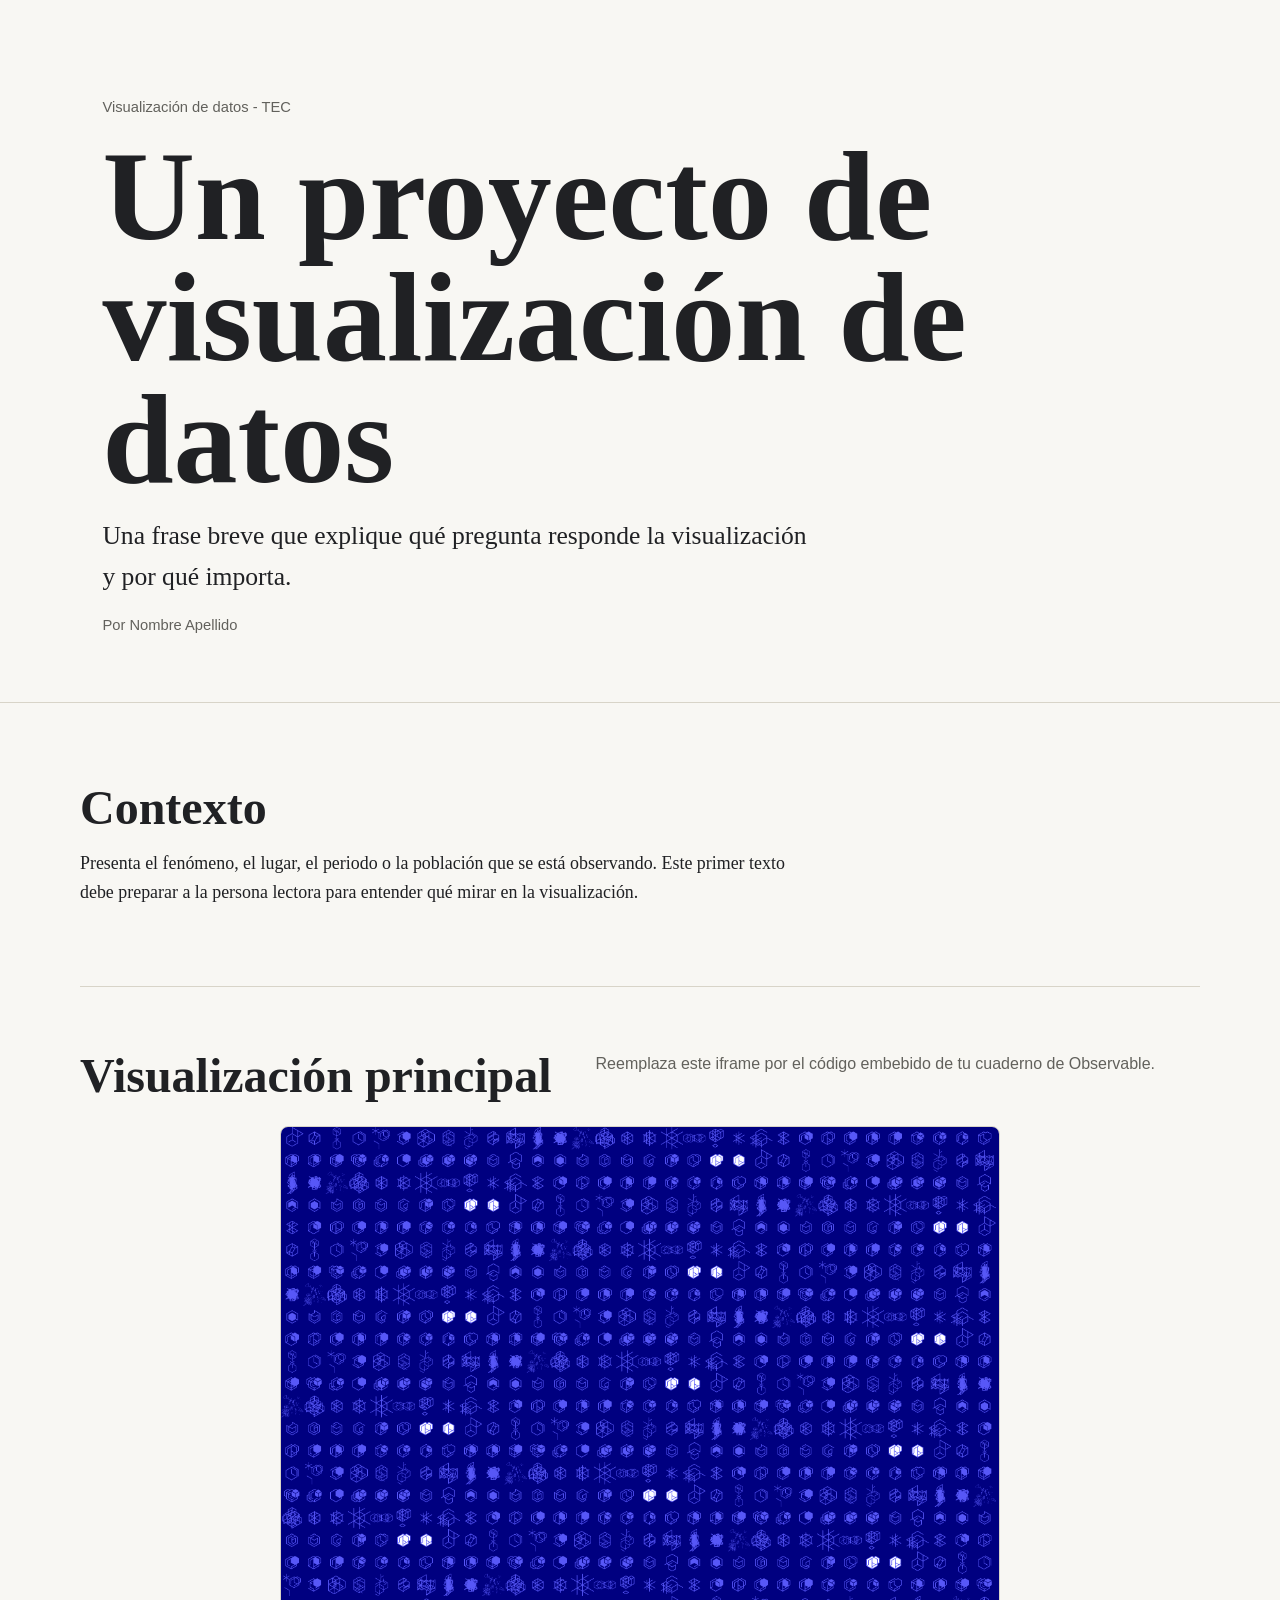
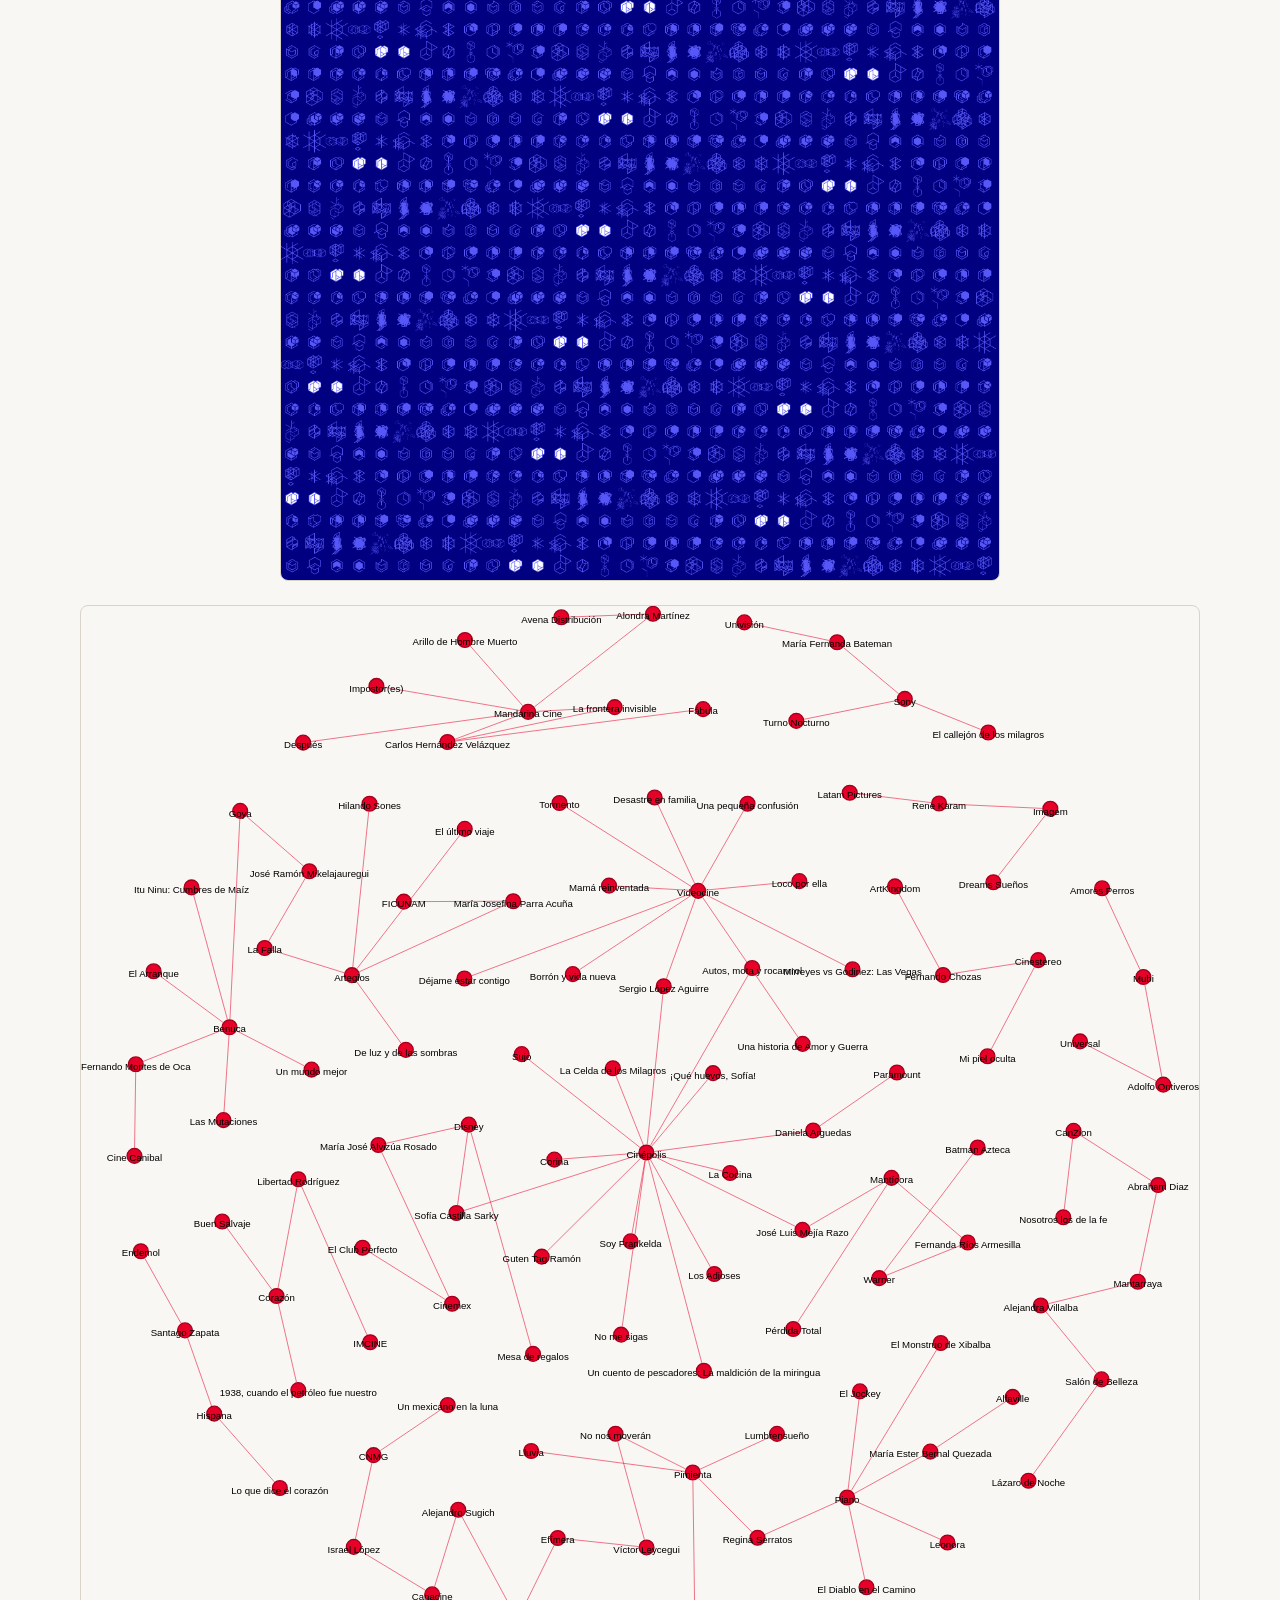
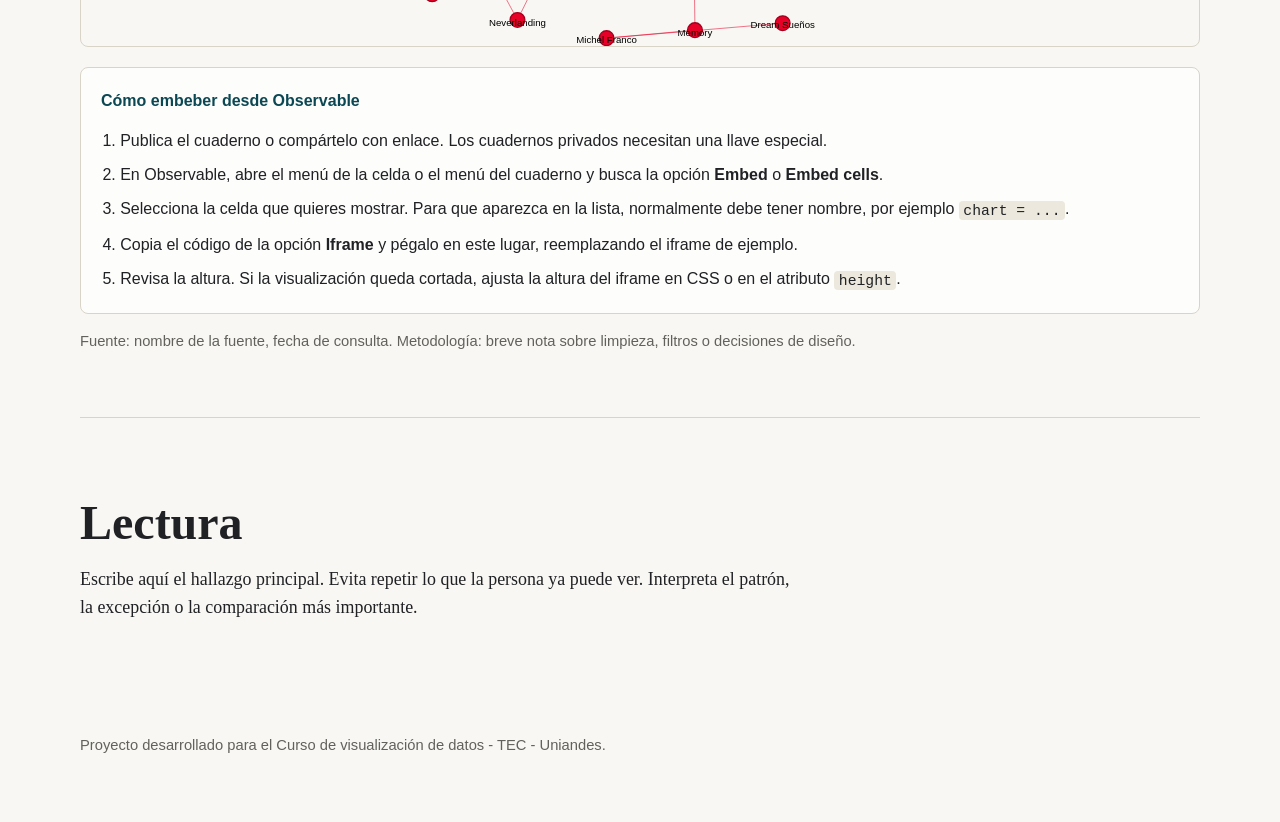
<file: plantillas/01-sitio-estatico-iframe/index.html>
<!doctype html>
<html lang="es">
  <head>
    <meta charset="utf-8">
    <meta name="viewport" content="width=device-width, initial-scale=1">
    <title>Un proyecto de visualización de datos</title>
    <link rel="stylesheet" href="style.css">
  </head>
  <body>
    <header class="portada">
      <p class="curso">Visualización de datos - TEC</p>
      <h1>Un proyecto de visualización de datos</h1>
      <p class="bajada">Una frase breve que explique qué pregunta responde la visualización y por qué importa.</p>
      <p class="autoria">Por Nombre Apellido</p>
    </header>

    <main>
      <section class="bloque">
        <h2>Contexto</h2>
        <p>
          Presenta el fenómeno, el lugar, el periodo o la población que se está observando.
          Este primer texto debe preparar a la persona lectora para entender qué mirar en la visualización.
        </p>
      </section>



      <section class="visualizacion" aria-labelledby="titulo-viz">
        <div class="encabezado-viz">
          <h2 id="titulo-viz">Visualización principal</h2>
          <p>Reemplaza este iframe por el código embebido de tu cuaderno de Observable.</p>
        </div>

        <!-- <iframe
          title="Visualización de ejemplo tomada de Observable"
          src="https://observablehq.com/embed/@d3/bar-chart?cells=chart"
          loading="lazy">
        </iframe> -->

        <img class="imagen-centrada" src="fondo (7).png" alt="" />

        <img class="grafica" src="nodosdistribuidoras3.svg" alt="Una explicación amable de lo que se ve en la gráfica" />

        <aside class="pasos-observable" aria-labelledby="titulo-observable">
          <h3 id="titulo-observable">Cómo embeber desde Observable</h3>
          <ol>
            <li>Publica el cuaderno o compártelo con enlace. Los cuadernos privados necesitan una llave especial.</li>
            <li>En Observable, abre el menú de la celda o el menú del cuaderno y busca la opción <strong>Embed</strong> o <strong>Embed cells</strong>.</li>
            <li>Selecciona la celda que quieres mostrar. Para que aparezca en la lista, normalmente debe tener nombre, por ejemplo <code>chart = ...</code>.</li>
            <li>Copia el código de la opción <strong>Iframe</strong> y pégalo en este lugar, reemplazando el iframe de ejemplo.</li>
            <li>Revisa la altura. Si la visualización queda cortada, ajusta la altura del iframe en CSS o en el atributo <code>height</code>.</li>
          </ol>
        </aside>

        <p class="nota">
          Fuente: nombre de la fuente, fecha de consulta. Metodología: breve nota sobre limpieza, filtros o decisiones de diseño.
        </p>
      </section>

      <section class="bloque">
        <h2>Lectura</h2>
        <p>
          Escribe aquí el hallazgo principal. Evita repetir lo que la persona ya puede ver.
          Interpreta el patrón, la excepción o la comparación más importante.
        </p>
      </section>
    </main>

    <footer>
      <p>Proyecto desarrollado para el Curso de visualización de datos - TEC - Uniandes.</p>
    </footer>
  </body>
</html>
</file>
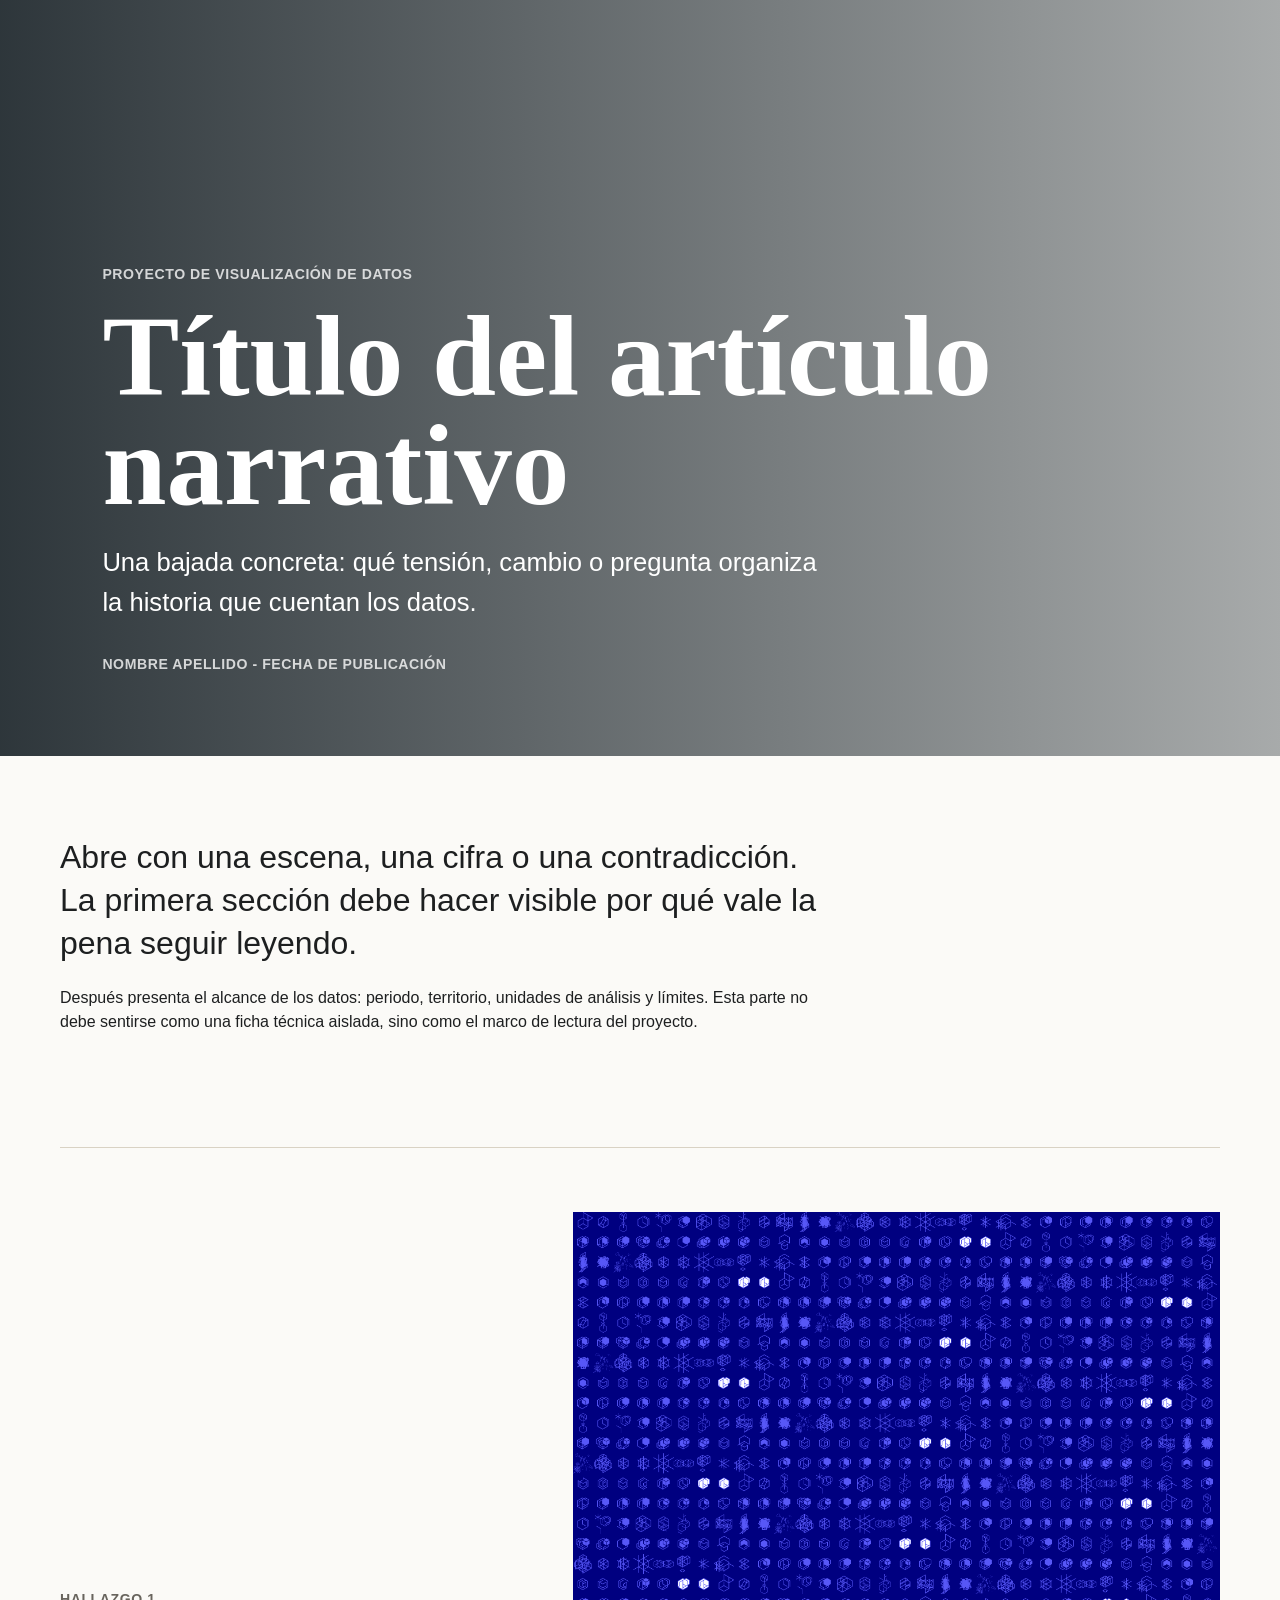
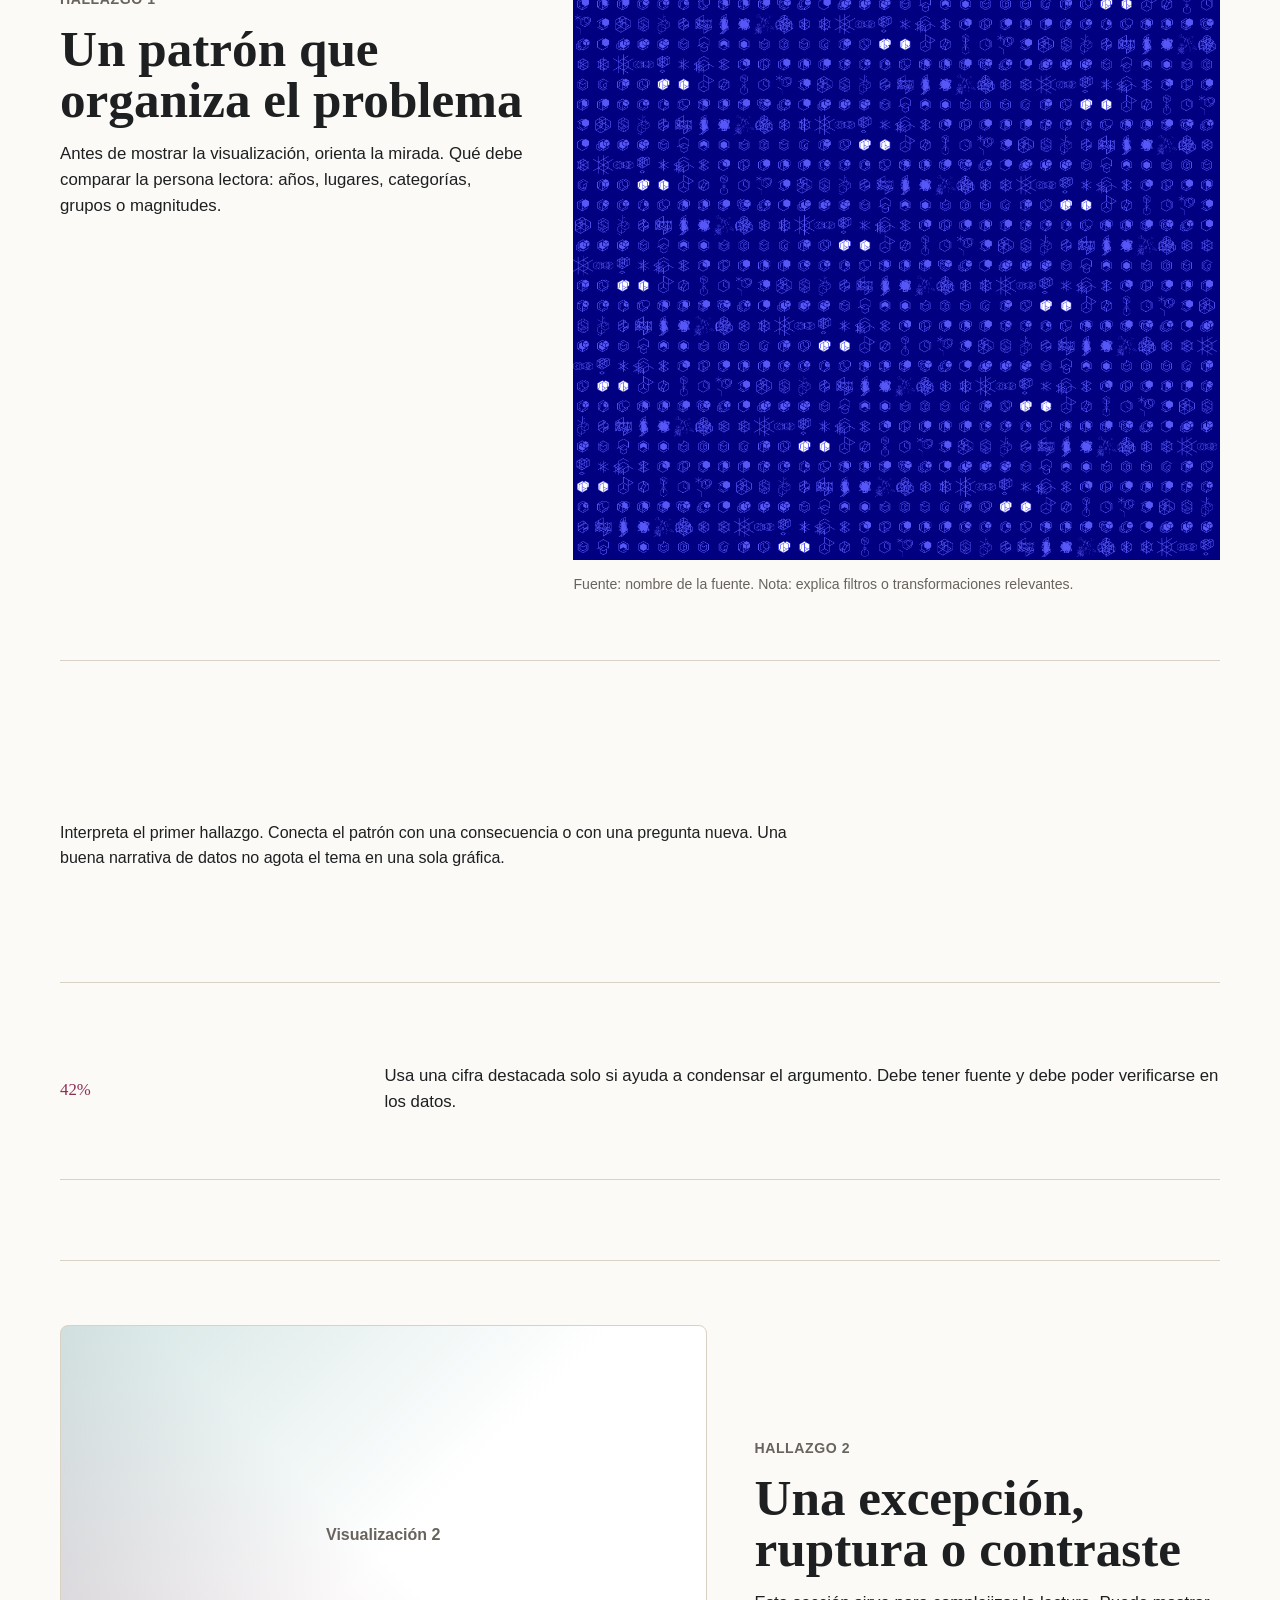
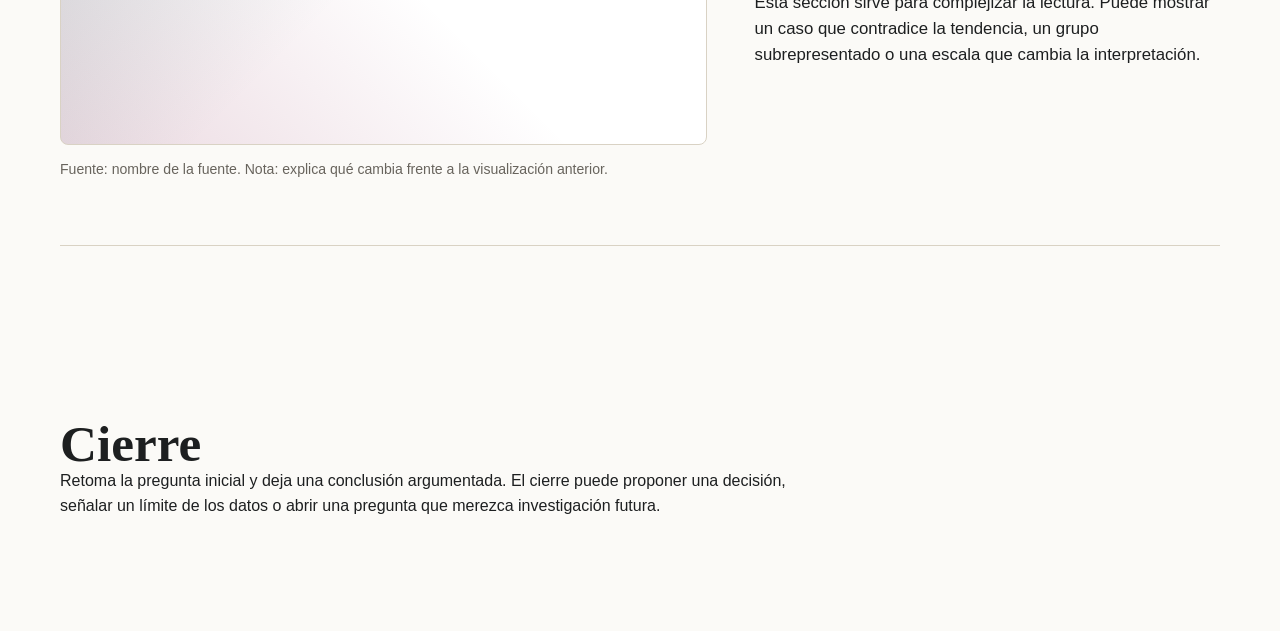
<file: plantillas/02-articulo-narrativo/index.html>
<!doctype html>
<html lang="es">
  <head>
    <meta charset="utf-8">
    <meta name="viewport" content="width=device-width, initial-scale=1">
    <title>Título del artículo narrativo</title>
    <link rel="stylesheet" href="style.css">
  </head>
  <body>
    <header class="hero">
      <div class="hero-texto">
        <p class="serie">Proyecto de visualización de datos</p>
        <h1>Título del artículo narrativo</h1>
        <p class="entradilla">
          Una bajada concreta: qué tensión, cambio o pregunta organiza la historia que cuentan los datos.
        </p>
        <p class="meta">Nombre Apellido - Fecha de publicación</p>
      </div>
    </header>

    <main>
      <article>
        <section class="texto">
          <p class="lead">
            Abre con una escena, una cifra o una contradicción. La primera sección debe hacer visible por qué vale la pena seguir leyendo.
          </p>
          <p>
            Después presenta el alcance de los datos: periodo, territorio, unidades de análisis y límites. Esta parte no debe sentirse como una ficha técnica aislada, sino como el marco de lectura del proyecto.
          </p>
        </section>

        <section class="modulo modulo-doble">
          <div>
            <p class="etiqueta">Hallazgo 1</p>
            <h2>Un patrón que organiza el problema</h2>
            <p>
              Antes de mostrar la visualización, orienta la mirada. Qué debe comparar la persona lectora: años, lugares, categorías, grupos o magnitudes.
            </p>
          </div>
          <figure>
            <img class="vis" src="fondo (7).png" />
            <figcaption>Fuente: nombre de la fuente. Nota: explica filtros o transformaciones relevantes.</figcaption>
          </figure>
        </section>

        <section class="texto">
          <p>
            Interpreta el primer hallazgo. Conecta el patrón con una consecuencia o con una pregunta nueva. Una buena narrativa de datos no agota el tema en una sola gráfica.
          </p>
        </section>

        <section class="modulo destacado">
          <p class="cifra">42%</p>
          <p>
            Usa una cifra destacada solo si ayuda a condensar el argumento. Debe tener fuente y debe poder verificarse en los datos.
          </p>
        </section>

        <section class="modulo modulo-doble invertido">
          <figure>
            <div class="placeholder-viz">Visualización 2</div>
            <figcaption>Fuente: nombre de la fuente. Nota: explica qué cambia frente a la visualización anterior.</figcaption>
          </figure>
          <div>
            <p class="etiqueta">Hallazgo 2</p>
            <h2>Una excepción, ruptura o contraste</h2>
            <p>
              Esta sección sirve para complejizar la lectura. Puede mostrar un caso que contradice la tendencia, un grupo subrepresentado o una escala que cambia la interpretación.
            </p>
          </div>
        </section>

        <section class="texto cierre">
          <h2>Cierre</h2>
          <p>
            Retoma la pregunta inicial y deja una conclusión argumentada. El cierre puede proponer una decisión, señalar un límite de los datos o abrir una pregunta que merezca investigación futura.
          </p>
        </section>
      </article>
    </main>
  </body>
</html>
</file>
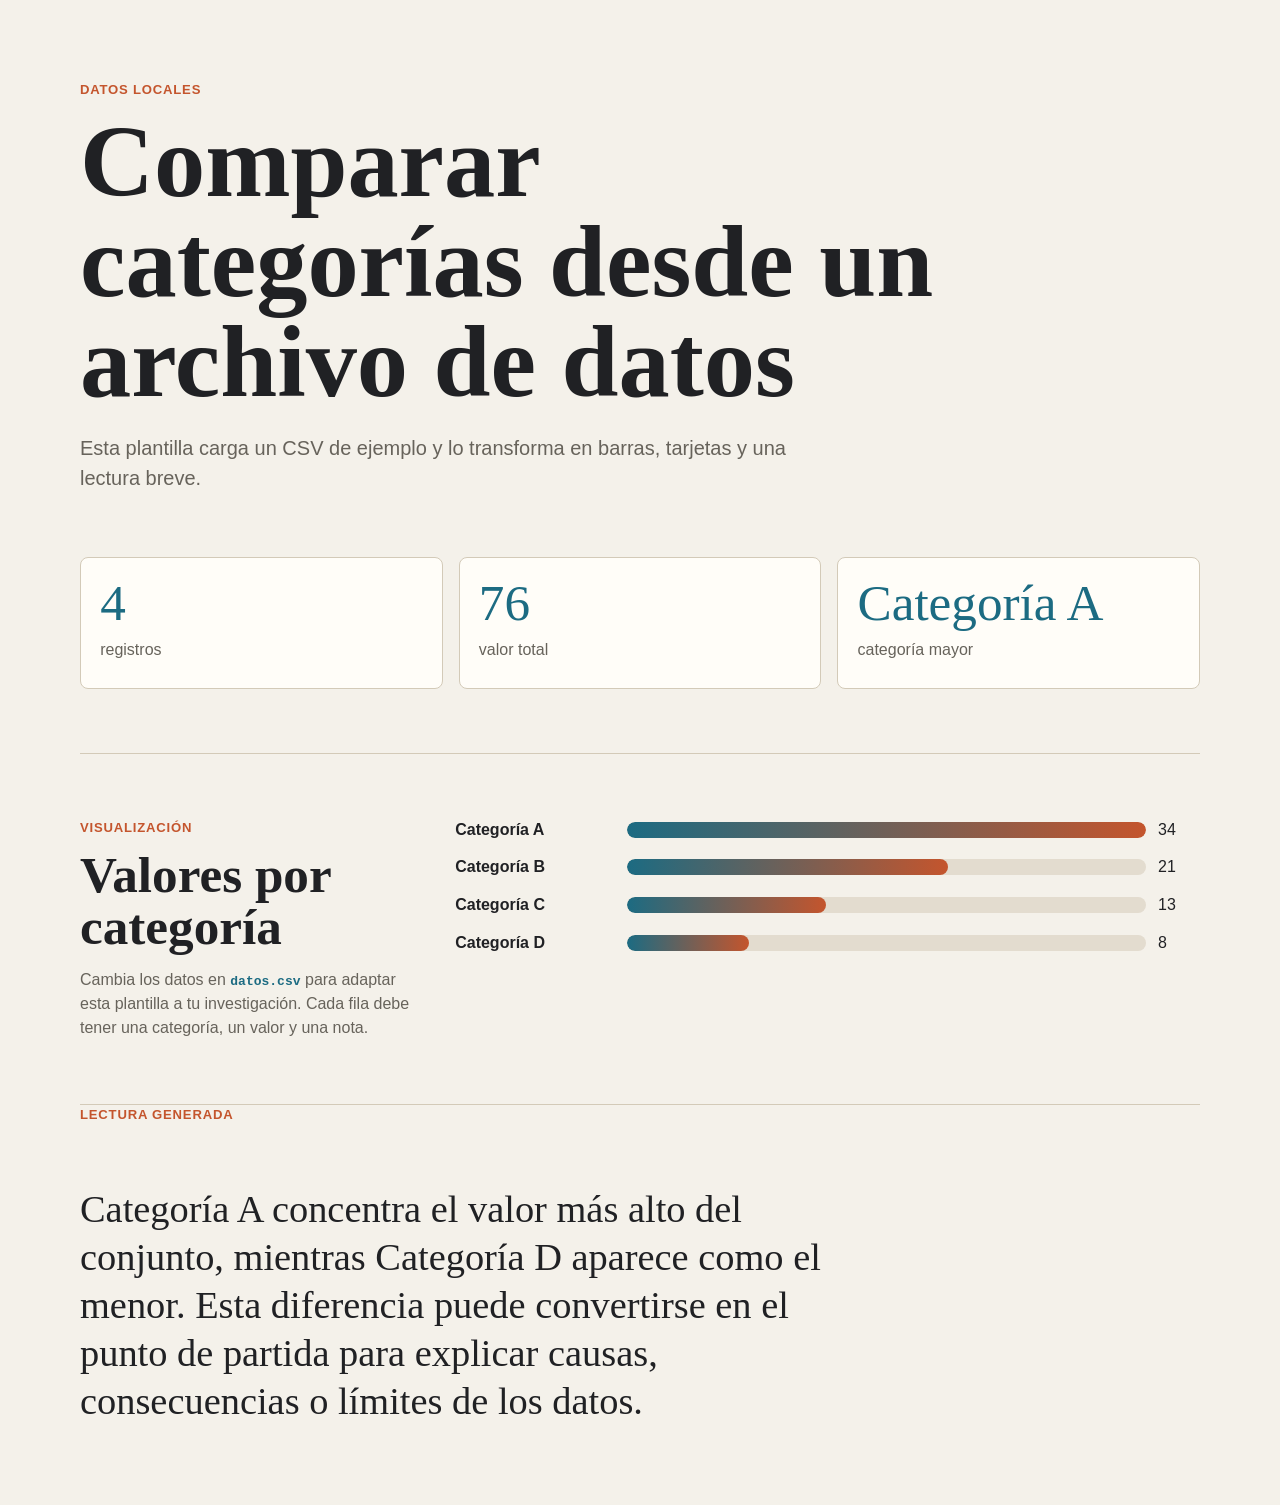
<file: plantillas/03-datos-locales/index.html>
<!doctype html>
<html lang="es">
  <head>
    <meta charset="utf-8">
    <meta name="viewport" content="width=device-width, initial-scale=1">
    <title>Proyecto con datos locales</title>
    <link rel="stylesheet" href="style.css">
  </head>
  <body>
    <header>
      <p class="etiqueta">Datos locales</p>
      <h1>Comparar categorías desde un archivo de datos</h1>
      <p class="bajada">Esta plantilla carga un CSV de ejemplo y lo transforma en barras, tarjetas y una lectura breve.</p>
    </header>

    <main>
      <section class="panel-resumen" aria-label="Resumen de datos">
        <article>
          <span id="total-registros">0</span>
          <p>registros</p>
        </article>
        <article>
          <span id="valor-total">0</span>
          <p>valor total</p>
        </article>
        <article>
          <span id="categoria-mayor">-</span>
          <p>categoría mayor</p>
        </article>
      </section>

      <section class="contenedor-viz">
        <div>
          <p class="etiqueta">Visualización</p>
          <h2>Valores por categoría</h2>
          <p>
            Cambia los datos en <code>datos.csv</code> para adaptar esta plantilla a tu investigación.
            Cada fila debe tener una categoría, un valor y una nota.
          </p>
        </div>
        <div id="grafica" class="grafica" aria-live="polite"></div>
      </section>

      <section>
        <p class="etiqueta">Lectura generada</p>
        <p id="lectura" class="lectura">Cargando datos...</p>
      </section>
    </main>

    <script src="script.js"></script>
  </body>
</html>
</file>
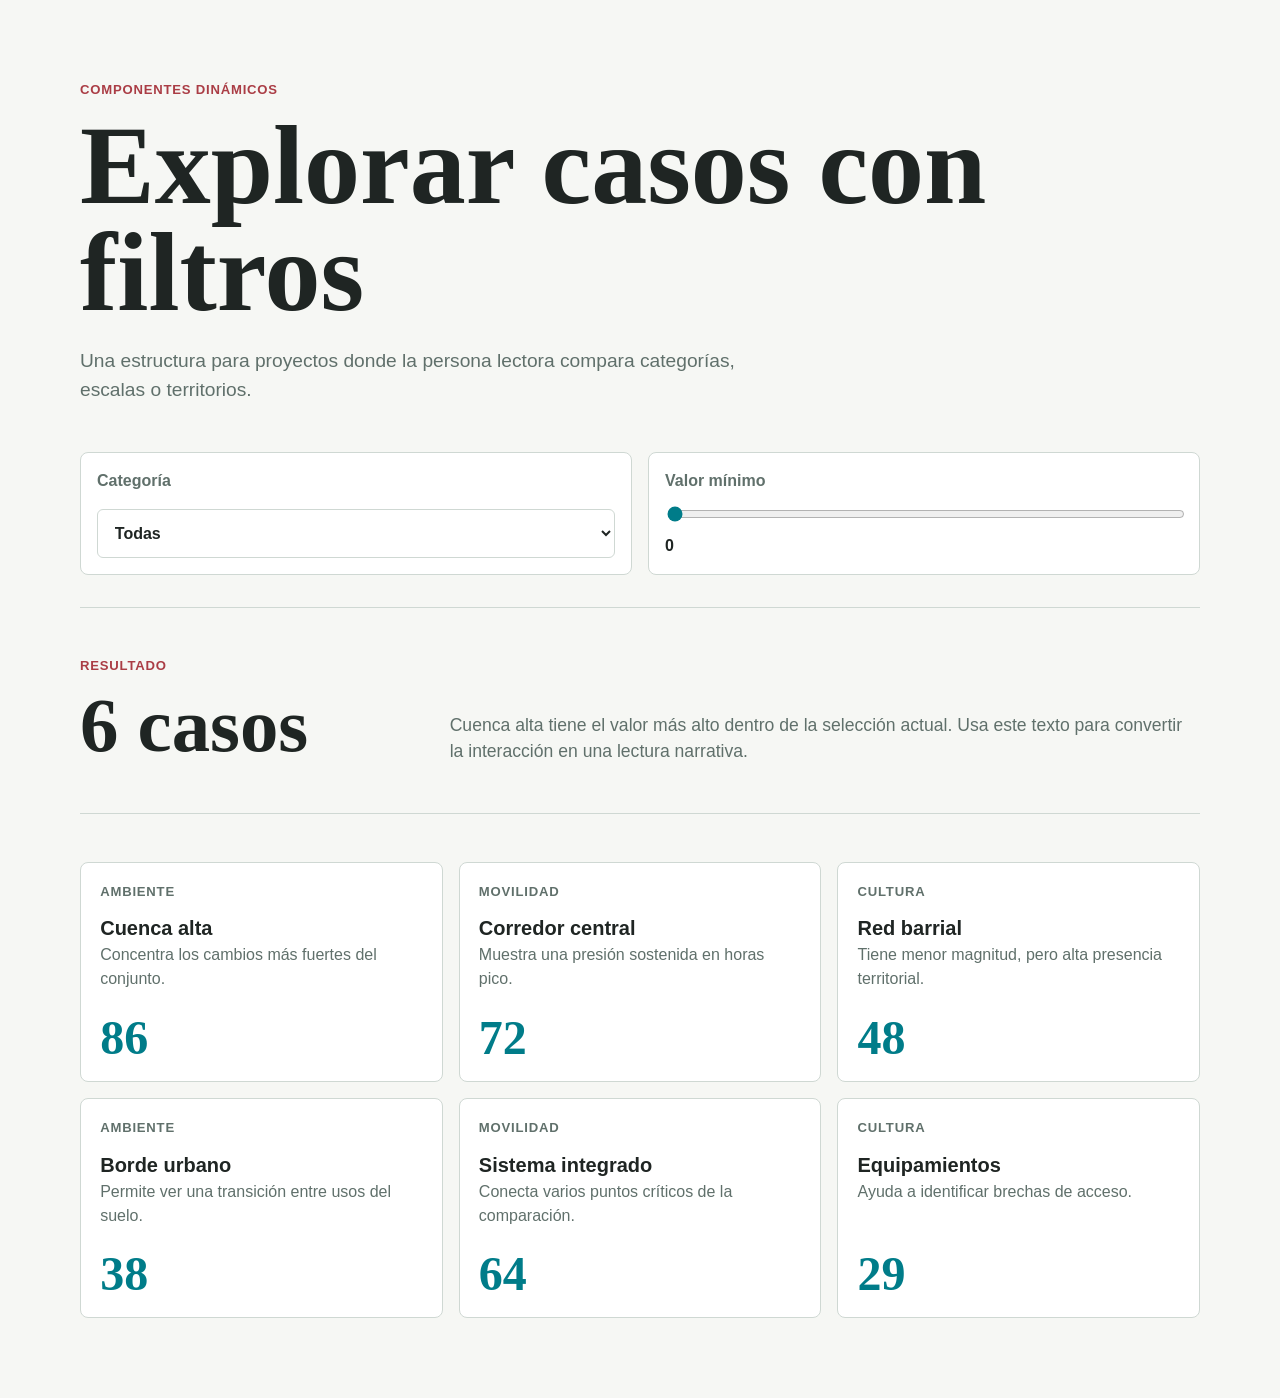
<file: plantillas/04-componentes-dinamicos/index.html>
<!doctype html>
<html lang="es">
  <head>
    <meta charset="utf-8">
    <meta name="viewport" content="width=device-width, initial-scale=1">
    <title>Componentes dinámicos</title>
    <link rel="stylesheet" href="style.css">
  </head>
  <body>
    <header>
      <p class="etiqueta">Componentes dinámicos</p>
      <h1>Explorar casos con filtros</h1>
      <p class="bajada">Una estructura para proyectos donde la persona lectora compara categorías, escalas o territorios.</p>
    </header>

    <main>
      <section class="controles" aria-label="Filtros">
        <label>
          Categoría
          <select id="filtro-categoria">
            <option value="todas">Todas</option>
            <option value="ambiente">Ambiente</option>
            <option value="movilidad">Movilidad</option>
            <option value="cultura">Cultura</option>
          </select>
        </label>

        <label>
          Valor mínimo
          <input id="filtro-minimo" type="range" min="0" max="100" value="0">
          <span id="valor-minimo">0</span>
        </label>
      </section>

      <section class="resultado">
        <div>
          <p class="etiqueta">Resultado</p>
          <h2 id="conteo">0 casos</h2>
        </div>
        <p id="lectura" class="lectura">Ajusta los filtros para explorar los casos.</p>
      </section>

      <section id="tarjetas" class="tarjetas" aria-live="polite"></section>
    </main>

    <script src="script.js"></script>
  </body>
</html>
</file>
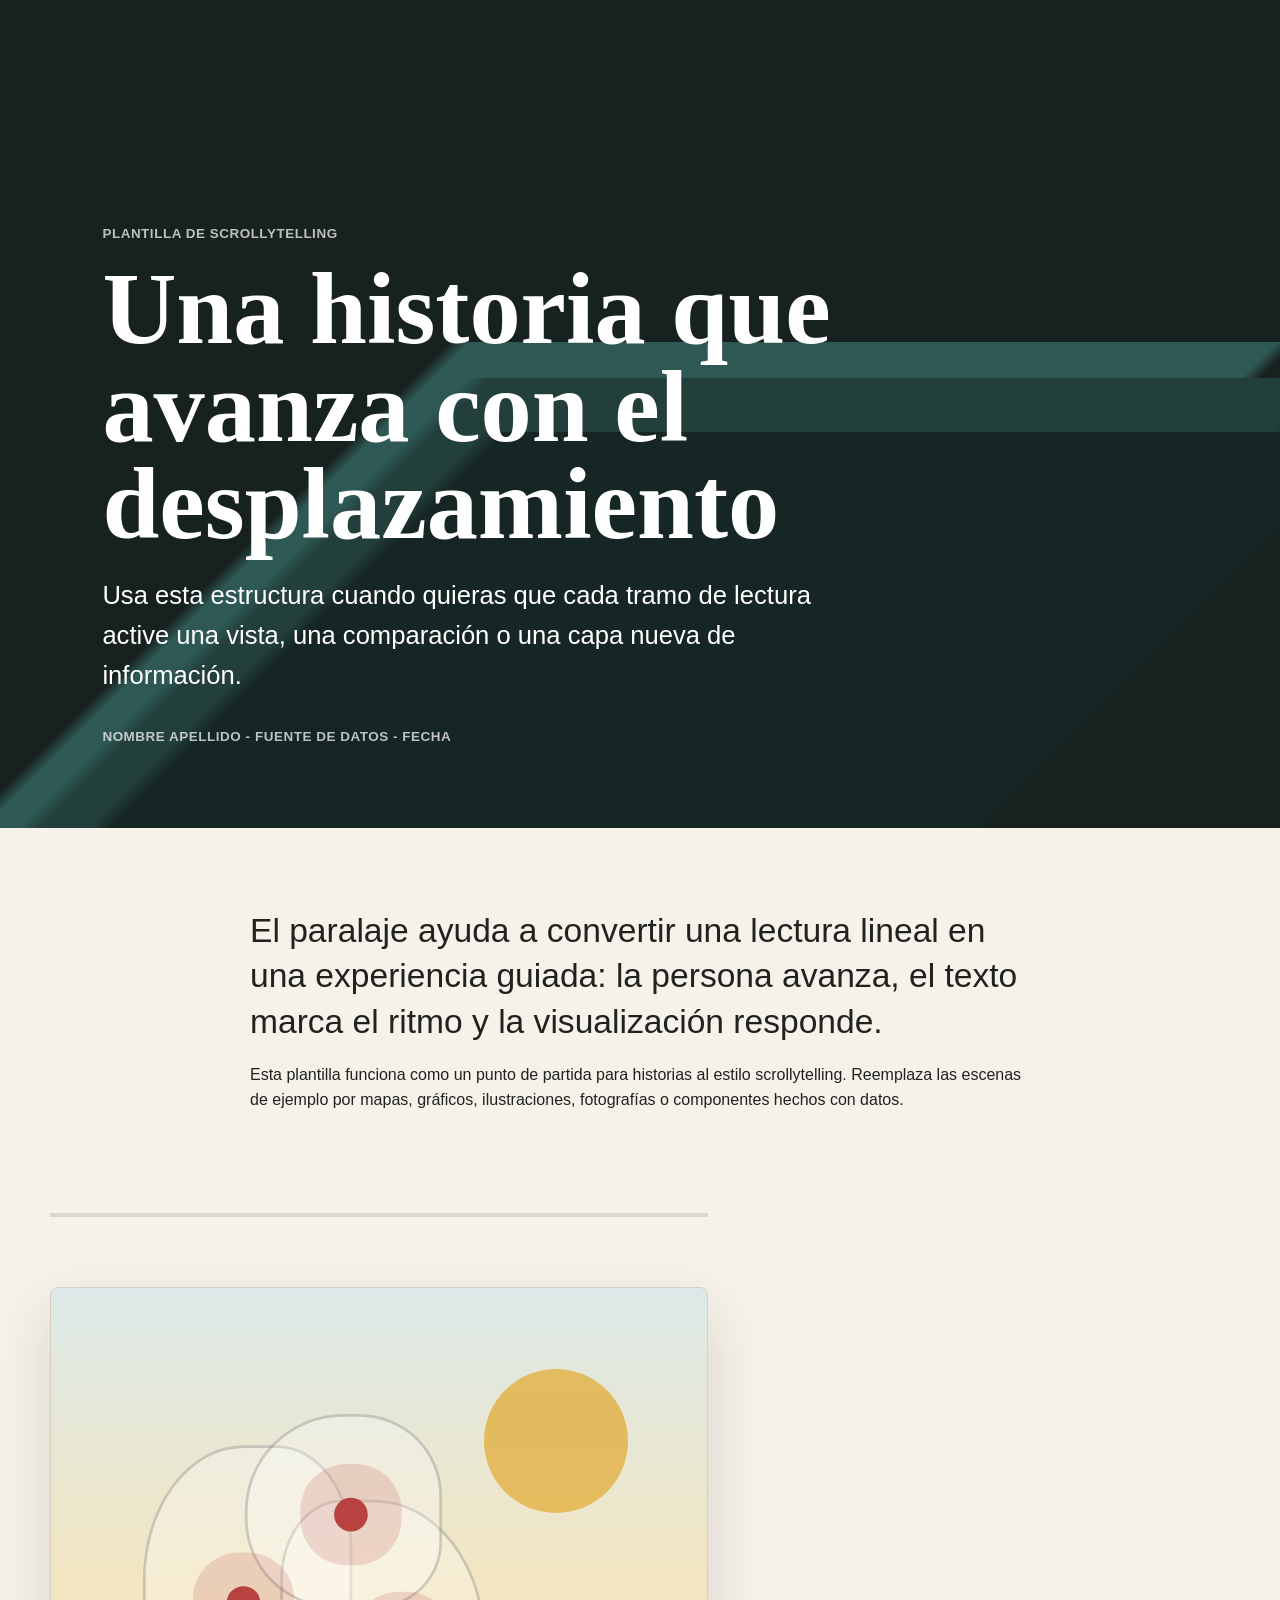
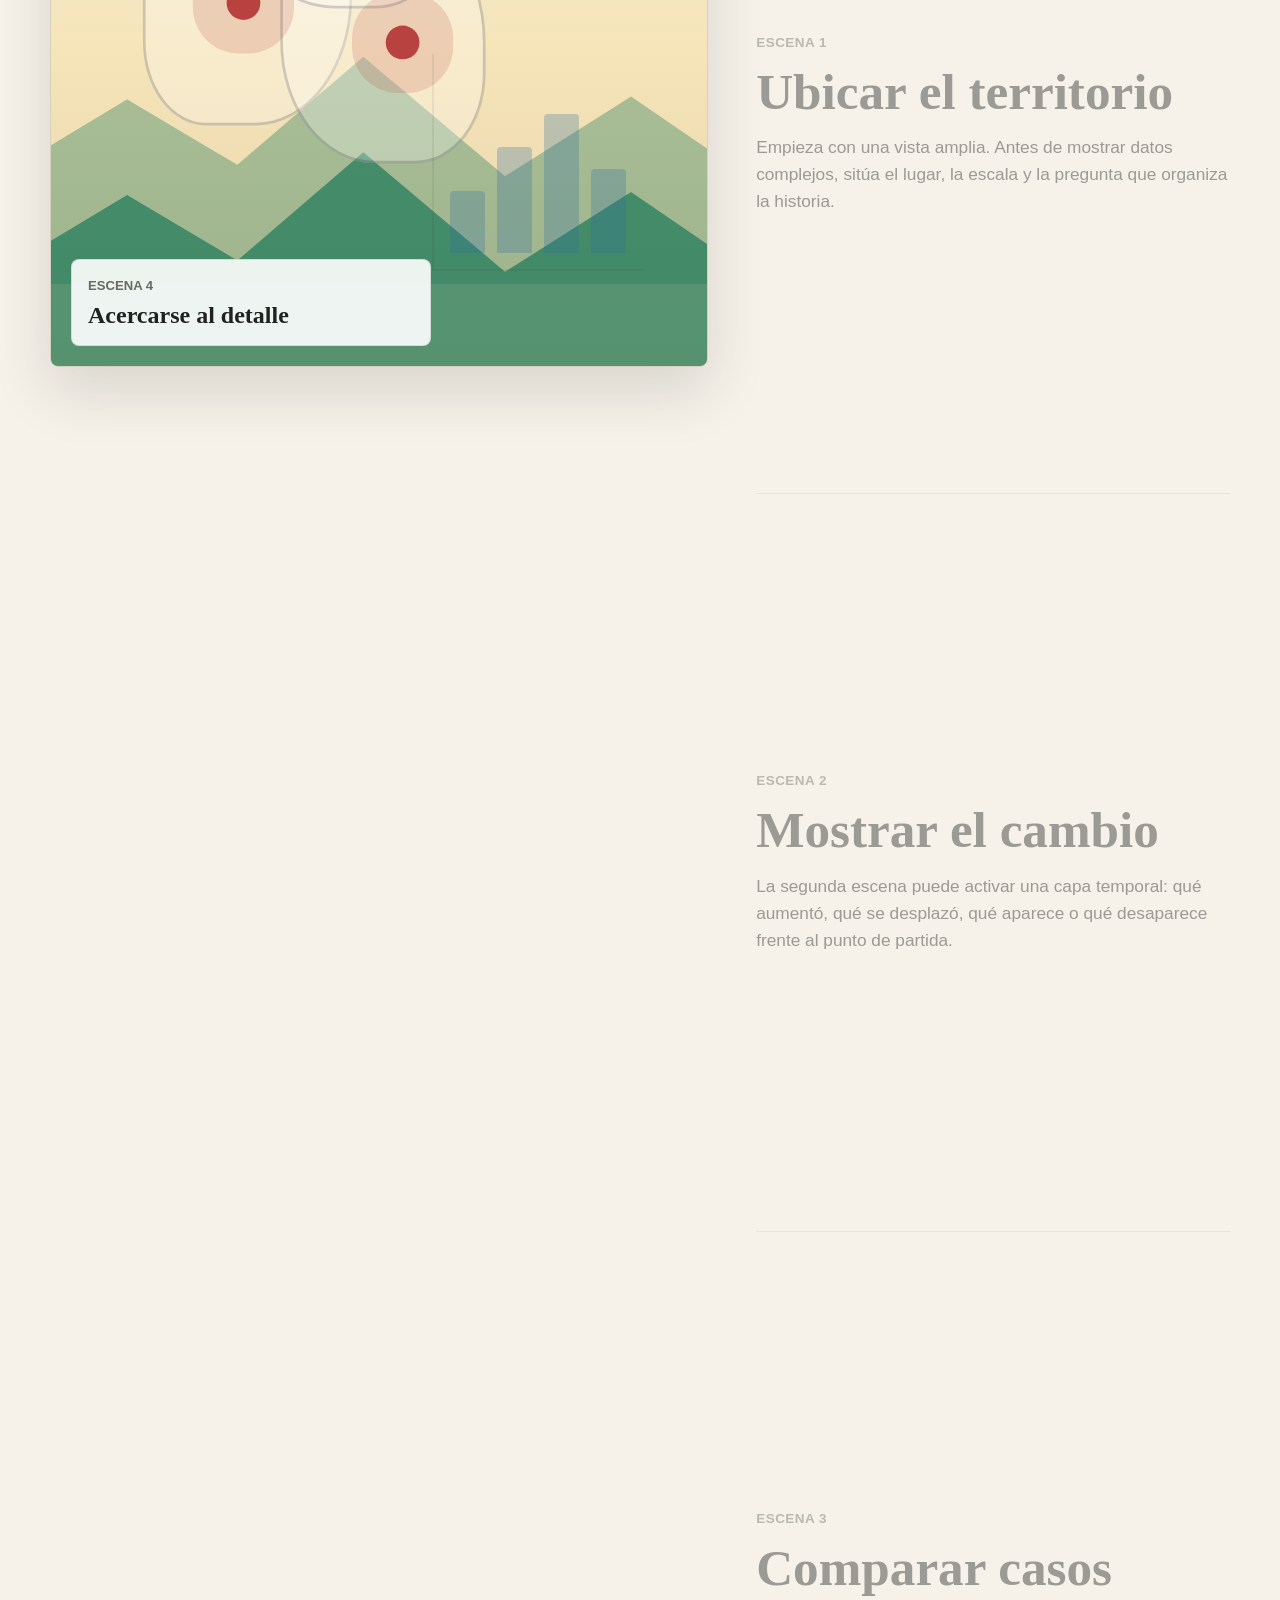
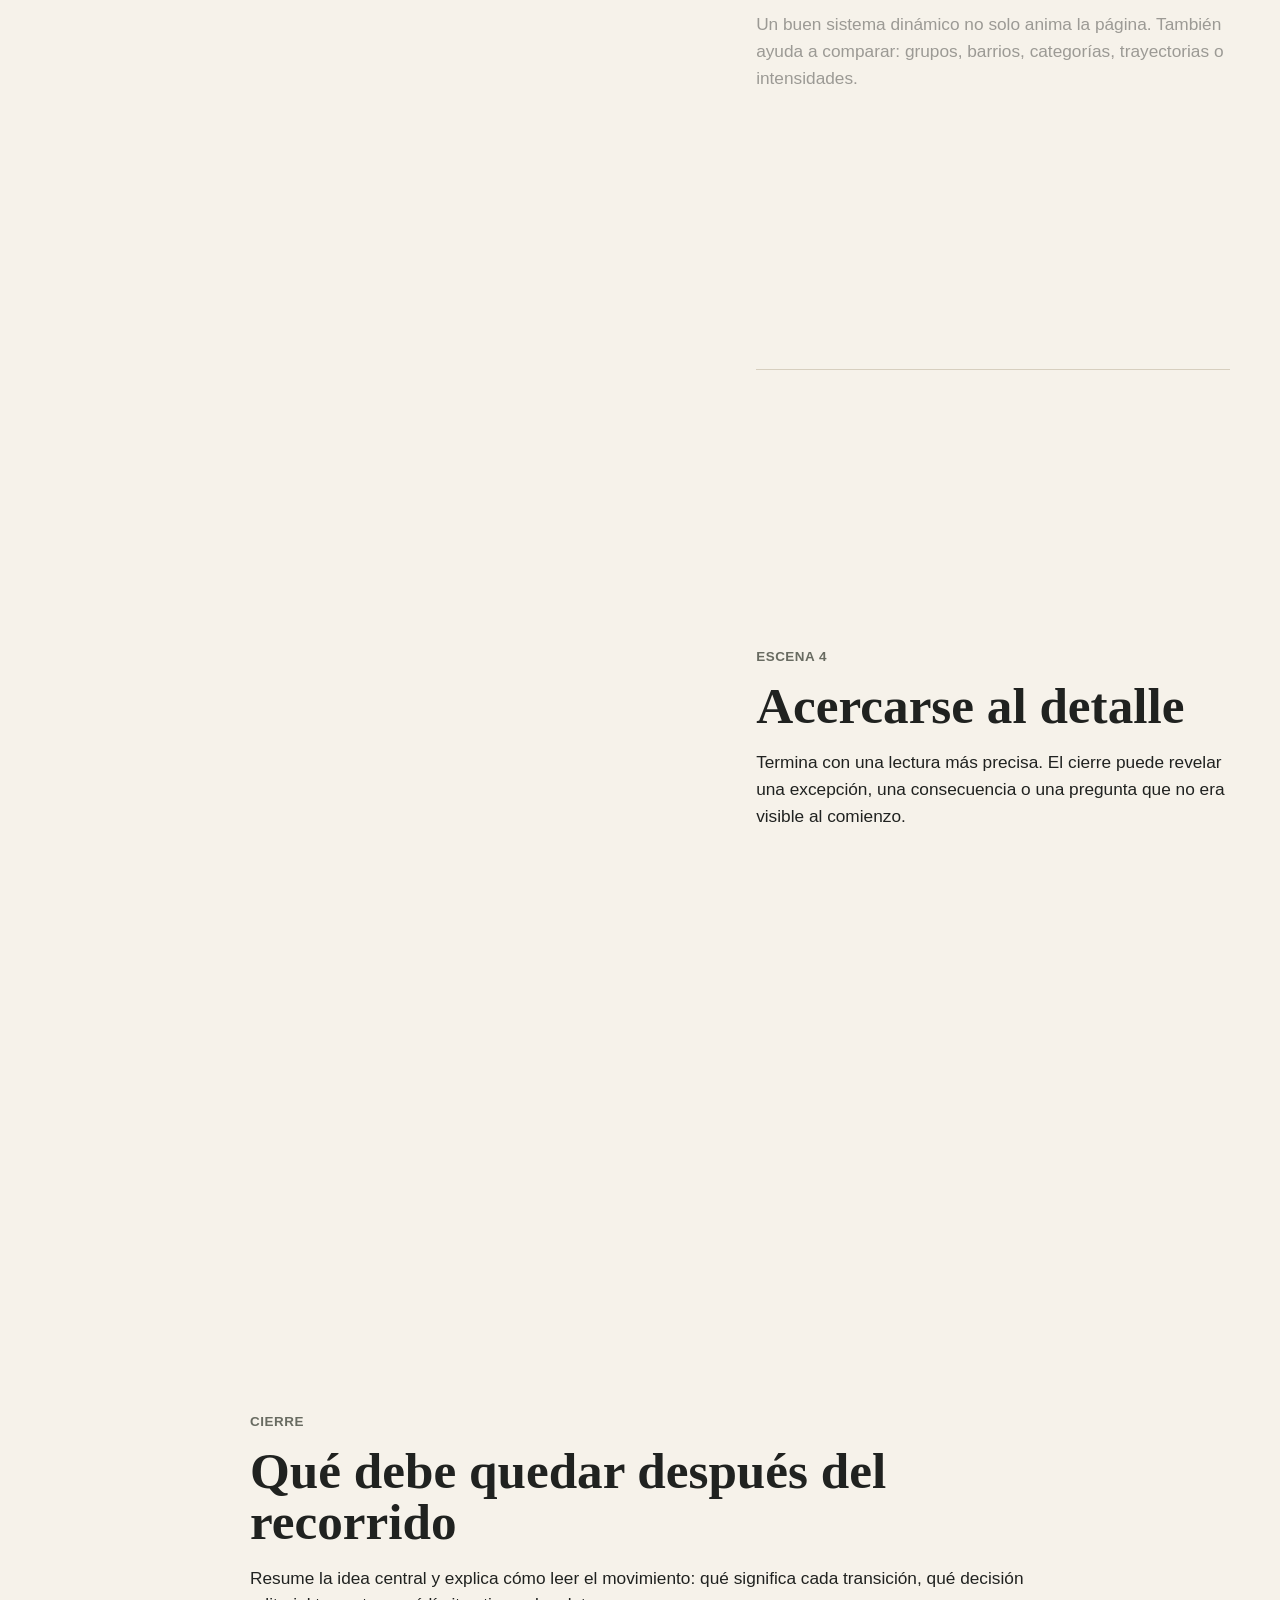
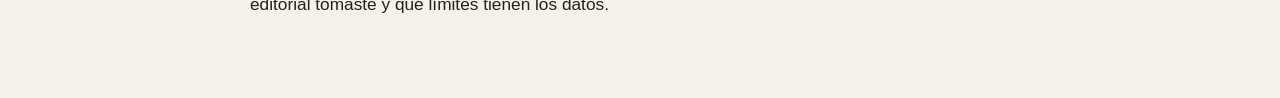
<file: plantillas/05-paralaje-narrativo/index.html>
<!doctype html>
<html lang="es">
  <head>
    <meta charset="utf-8">
    <meta name="viewport" content="width=device-width, initial-scale=1">
    <title>Paralaje narrativo</title>
    <link rel="stylesheet" href="style.css">
  </head>
  <body>
    <header class="portada">
      <div class="portada-fondo" aria-hidden="true">
        <span class="capa capa-1"></span>
        <span class="capa capa-2"></span>
        <span class="capa capa-3"></span>
      </div>
      <div class="portada-texto">
        <p class="etiqueta">Plantilla de scrollytelling</p>
        <h1>Una historia que avanza con el desplazamiento</h1>
        <p class="bajada">
          Usa esta estructura cuando quieras que cada tramo de lectura active una vista, una comparación o una capa nueva de información.
        </p>
        <p class="meta">Nombre Apellido - Fuente de datos - Fecha</p>
      </div>
    </header>

    <main>
      <section class="intro">
        <p class="lead">
          El paralaje ayuda a convertir una lectura lineal en una experiencia guiada: la persona avanza, el texto marca el ritmo y la visualización responde.
        </p>
        <p>
          Esta plantilla funciona como un punto de partida para historias al estilo scrollytelling. Reemplaza las escenas de ejemplo por mapas, gráficos, ilustraciones, fotografías o componentes hechos con datos.
        </p>
      </section>

      <section class="relato" aria-label="Relato con paralaje">
        <div class="escena" aria-hidden="true">
          <div class="progreso">
            <span id="barra-progreso"></span>
          </div>

          <div class="lienzo" id="lienzo">
            <div class="sol"></div>
            <div class="montana montana-fondo"></div>
            <div class="montana montana-frente"></div>

            <div class="mapa">
              <span class="zona zona-a"></span>
              <span class="zona zona-b"></span>
              <span class="zona zona-c"></span>
              <span class="punto punto-a"></span>
              <span class="punto punto-b"></span>
              <span class="punto punto-c"></span>
            </div>

            <div class="grafico">
              <span style="--alto: 34%"></span>
              <span style="--alto: 58%"></span>
              <span style="--alto: 76%"></span>
              <span style="--alto: 46%"></span>
            </div>

            <div class="rotulo">
              <p id="rotulo-etapa">Escena 1</p>
              <strong id="rotulo-titulo">Ubicar el territorio</strong>
            </div>
          </div>
        </div>

        <article class="pasos">
          <section class="paso activo" data-escena="territorio">
            <p class="etiqueta">Escena 1</p>
            <h2>Ubicar el territorio</h2>
            <p>
              Empieza con una vista amplia. Antes de mostrar datos complejos, sitúa el lugar, la escala y la pregunta que organiza la historia.
            </p>
          </section>

          <section class="paso" data-escena="cambio">
            <p class="etiqueta">Escena 2</p>
            <h2>Mostrar el cambio</h2>
            <p>
              La segunda escena puede activar una capa temporal: qué aumentó, qué se desplazó, qué aparece o qué desaparece frente al punto de partida.
            </p>
          </section>

          <section class="paso" data-escena="contraste">
            <p class="etiqueta">Escena 3</p>
            <h2>Comparar casos</h2>
            <p>
              Un buen sistema dinámico no solo anima la página. También ayuda a comparar: grupos, barrios, categorías, trayectorias o intensidades.
            </p>
          </section>

          <section class="paso" data-escena="detalle">
            <p class="etiqueta">Escena 4</p>
            <h2>Acercarse al detalle</h2>
            <p>
              Termina con una lectura más precisa. El cierre puede revelar una excepción, una consecuencia o una pregunta que no era visible al comienzo.
            </p>
          </section>
        </article>
      </section>

      <section class="cierre">
        <p class="etiqueta">Cierre</p>
        <h2>Qué debe quedar después del recorrido</h2>
        <p>
          Resume la idea central y explica cómo leer el movimiento: qué significa cada transición, qué decisión editorial tomaste y qué límites tienen los datos.
        </p>
      </section>
    </main>

    <script src="script.js"></script>
  </body>
</html>
</file>
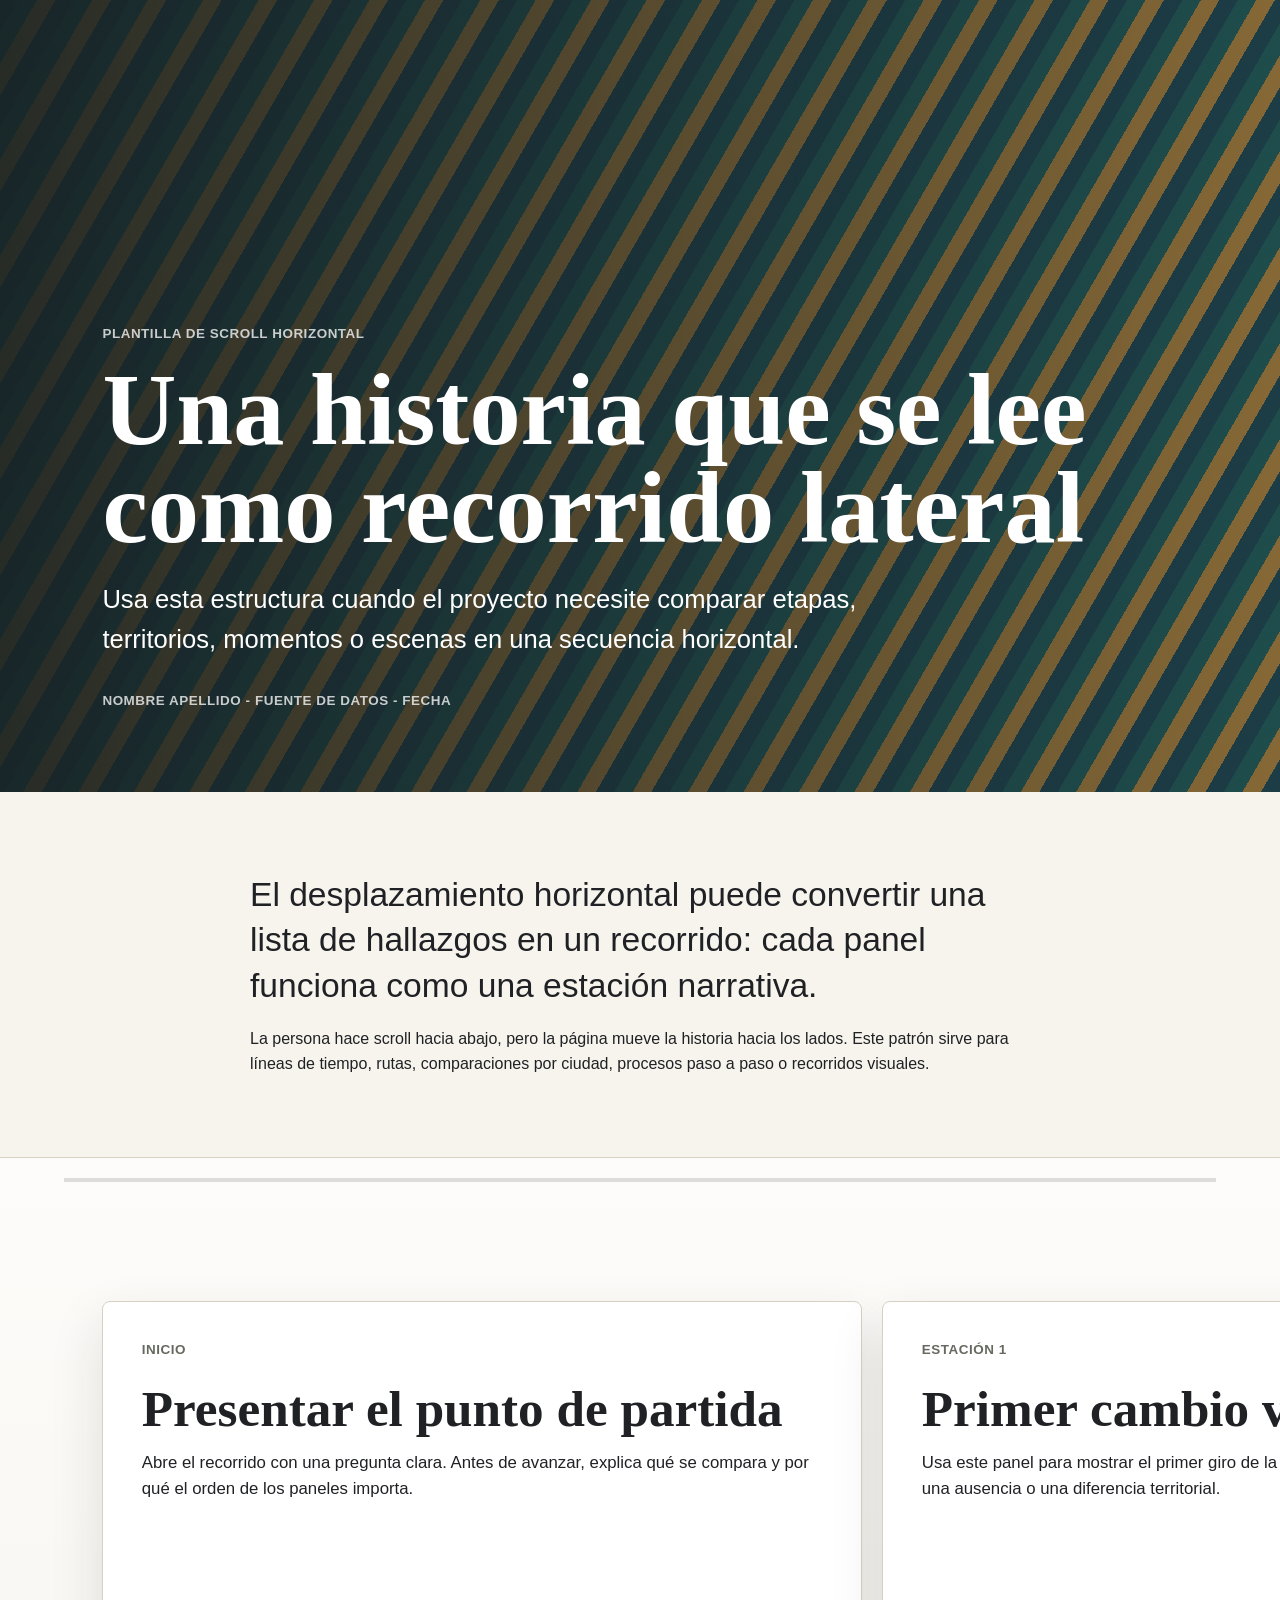
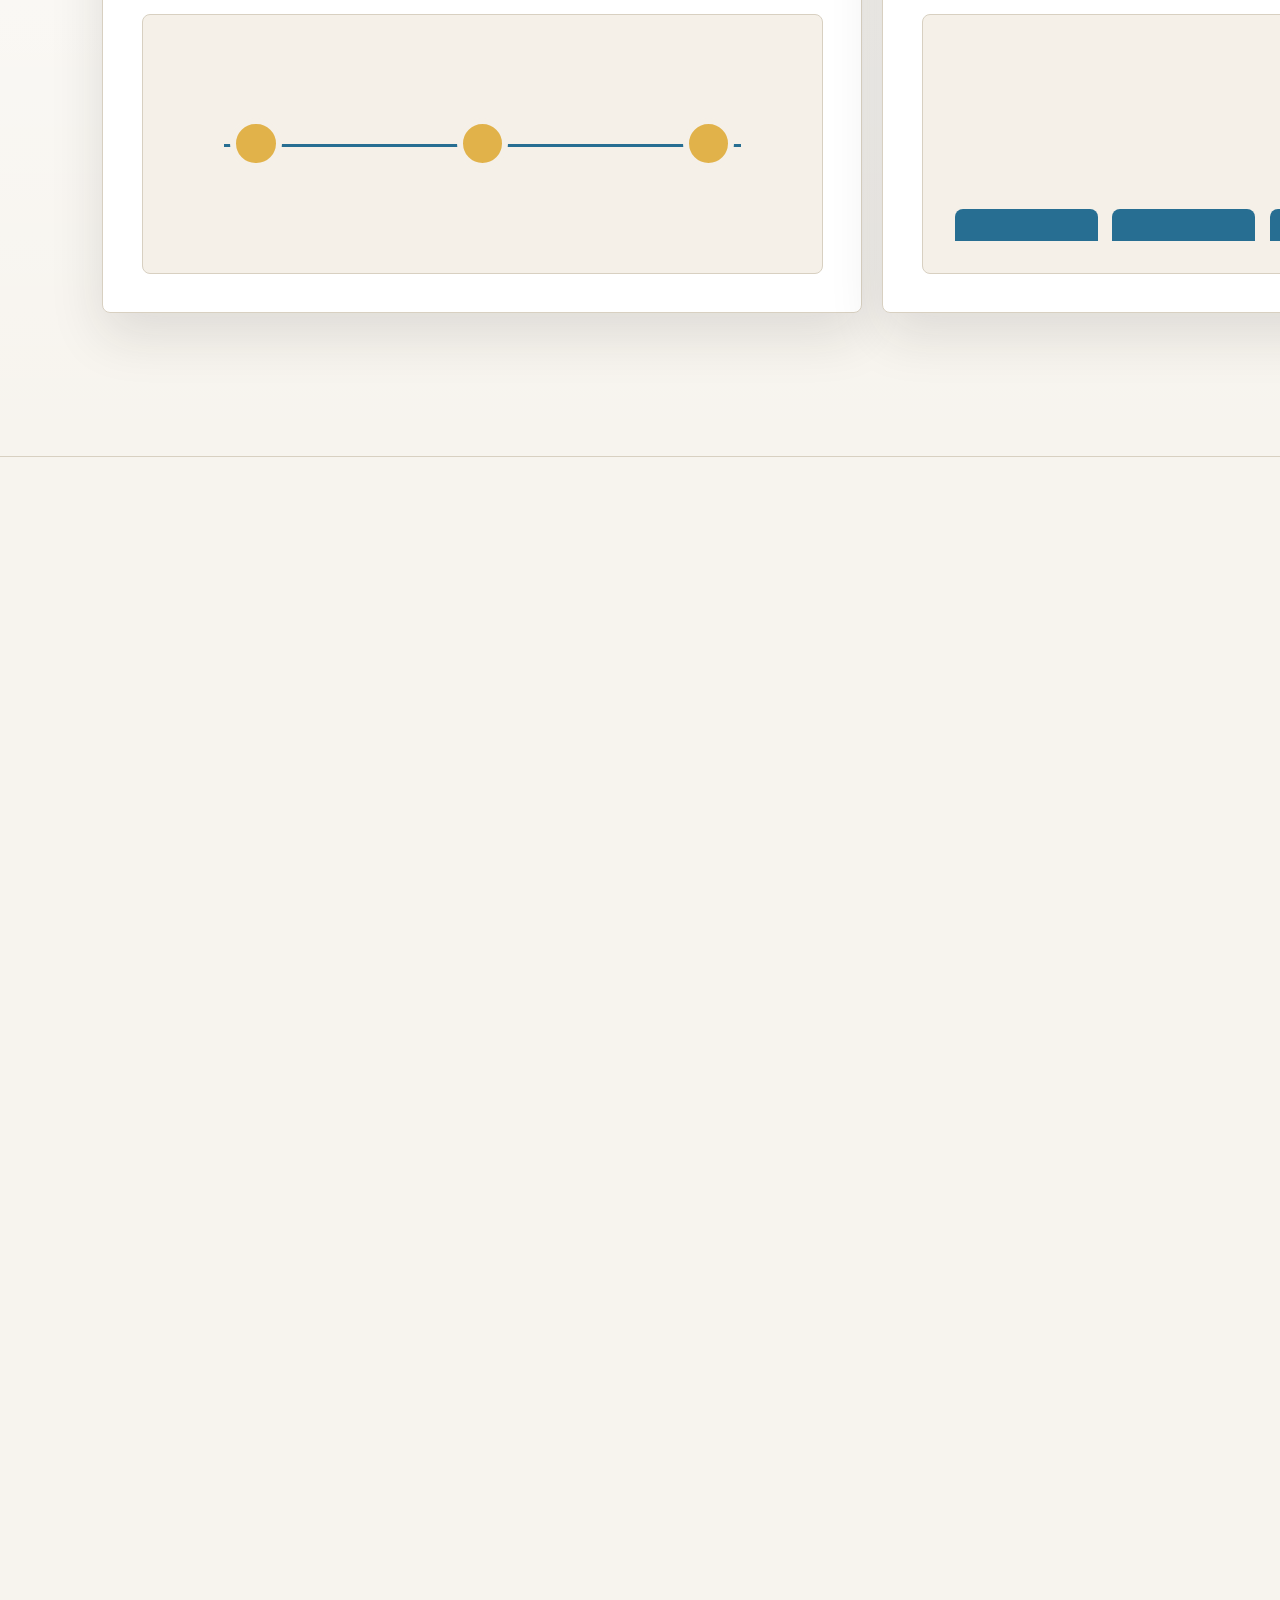
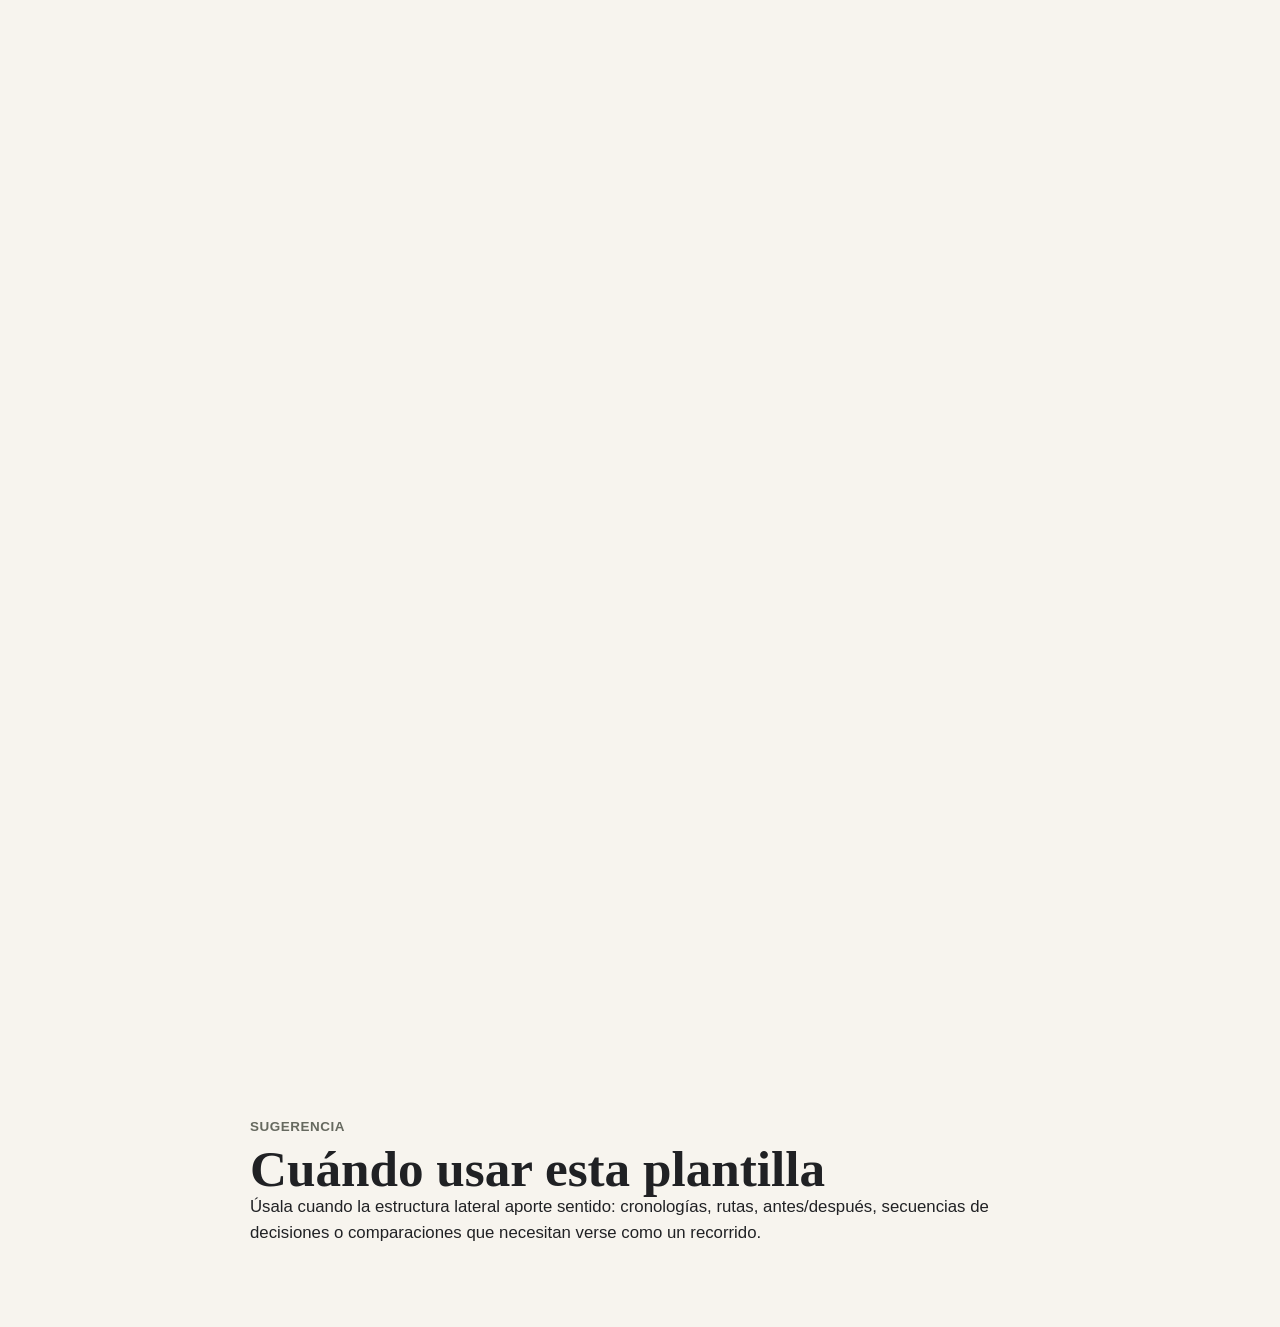
<file: plantillas/06-desplazamiento-horizontal/index.html>
<!doctype html>
<html lang="es">
  <head>
    <meta charset="utf-8">
    <meta name="viewport" content="width=device-width, initial-scale=1">
    <title>Desplazamiento horizontal</title>
    <link rel="stylesheet" href="style.css">
  </head>
  <body>
    <header class="portada">
      <p class="etiqueta">Plantilla de scroll horizontal</p>
      <h1>Una historia que se lee como recorrido lateral</h1>
      <p class="bajada">
        Usa esta estructura cuando el proyecto necesite comparar etapas, territorios, momentos o escenas en una secuencia horizontal.
      </p>
      <p class="meta">Nombre Apellido - Fuente de datos - Fecha</p>
    </header>

    <main>
      <section class="intro">
        <p class="lead">
          El desplazamiento horizontal puede convertir una lista de hallazgos en un recorrido: cada panel funciona como una estación narrativa.
        </p>
        <p>
          La persona hace scroll hacia abajo, pero la página mueve la historia hacia los lados. Este patrón sirve para líneas de tiempo, rutas, comparaciones por ciudad, procesos paso a paso o recorridos visuales.
        </p>
      </section>

      <section class="recorrido" id="recorrido" aria-label="Relato con desplazamiento horizontal">
        <div class="visor">
          <div class="barra">
            <span id="progreso"></span>
          </div>

          <div class="pista" id="pista">
            <article class="panel panel-inicio">
              <p class="etiqueta">Inicio</p>
              <h2>Presentar el punto de partida</h2>
              <p>
                Abre el recorrido con una pregunta clara. Antes de avanzar, explica qué se compara y por qué el orden de los paneles importa.
              </p>
              <div class="visual linea-tiempo" aria-hidden="true">
                <span></span>
                <span></span>
                <span></span>
              </div>
            </article>

            <article class="panel panel-dato">
              <p class="etiqueta">Estación 1</p>
              <h2>Primer cambio visible</h2>
              <p>
                Usa este panel para mostrar el primer giro de la historia: una subida, una concentración, una ausencia o una diferencia territorial.
              </p>
              <div class="visual barras" aria-hidden="true">
                <span style="--alto: 36%"></span>
                <span style="--alto: 54%"></span>
                <span style="--alto: 78%"></span>
                <span style="--alto: 48%"></span>
              </div>
            </article>

            <article class="panel panel-mapa">
              <p class="etiqueta">Estación 2</p>
              <h2>Comparar lugares o grupos</h2>
              <p>
                El recorrido lateral permite sostener una misma pregunta mientras cambian los casos. Aquí puedes reemplazar la ilustración por un mapa o un gráfico.
              </p>
              <div class="visual mapa" aria-hidden="true">
                <span class="zona zona-a"></span>
                <span class="zona zona-b"></span>
                <span class="punto punto-a"></span>
                <span class="punto punto-b"></span>
                <span class="punto punto-c"></span>
              </div>
            </article>

            <article class="panel panel-detalle">
              <p class="etiqueta">Estación 3</p>
              <h2>Detenerse en un caso</h2>
              <p>
                Después de comparar, acerca la lectura. Un panel de detalle ayuda a explicar una excepción, una historia local o una consecuencia concreta.
              </p>
              <div class="visual detalle" aria-hidden="true">
                <strong>68%</strong>
                <span>caso destacado</span>
              </div>
            </article>

            <article class="panel panel-cierre">
              <p class="etiqueta">Cierre</p>
              <h2>Dejar una conclusión</h2>
              <p>
                Cierra el recorrido con una idea que conecte todos los paneles. Explica qué cambió en la lectura después de moverse por la secuencia.
              </p>
              <div class="visual cierre-visual" aria-hidden="true">
                <span></span>
                <span></span>
                <span></span>
              </div>
            </article>
          </div>
        </div>
      </section>

      <section class="nota-final">
        <p class="etiqueta">Sugerencia</p>
        <h2>Cuándo usar esta plantilla</h2>
        <p>
          Úsala cuando la estructura lateral aporte sentido: cronologías, rutas, antes/después, secuencias de decisiones o comparaciones que necesitan verse como un recorrido.
        </p>
      </section>
    </main>

    <script src="script.js"></script>
  </body>
</html>
</file>
<file: plantillas/01-sitio-estatico-iframe/style.css>
:root {
  color-scheme: light;
  --fondo: #f8f7f3;
  --texto: #202124;
  --muted: #62615c;
  --linea: #d8d4c8;
  --acento: #116a7b;
  --acento-oscuro: #0c4854;
  --panel: #ffffff;
}

* {
  box-sizing: border-box;
}

body {
  margin: 0;
  background: var(--fondo);
  color: var(--texto);
  font-family: Georgia, "Times New Roman", serif;
  line-height: 1.6;
}

.portada {
  min-height: 72vh;
  display: grid;
  align-content: center;
  gap: 1rem;
  padding: 6rem max(1.25rem, 8vw) 4rem;
  border-bottom: 1px solid var(--linea);
}

.grafica {
  display: block;
  width: 100%;
  border: 1px solid var(--linea);
  border-radius: 8px;
}

.imagen-centrada {
  display: block;
  width: 100%;
  max-width: 720px;
  margin: 1.5rem auto;
  border: 1px solid var(--linea);
  border-radius: 8px;
}

.curso,
.autoria,
.nota,
footer {
  color: var(--muted);
  font-family: Arial, sans-serif;
  font-size: 0.92rem;
}

h1,
h2,
p {
  margin: 0;
}

h1 {
  max-width: 980px;
  font-size: clamp(3rem, 10vw, 8rem);
  line-height: 0.95;
  letter-spacing: 0;
}

h2 {
  font-size: clamp(1.6rem, 4vw, 3rem);
  line-height: 1.05;
}

.bajada {
  max-width: 720px;
  font-size: clamp(1.25rem, 2vw, 1.75rem);
}

main {
  width: min(1120px, calc(100% - 2.5rem));
  margin: 0 auto;
}

.bloque {
  max-width: 720px;
  padding: 5rem 0;
}

.bloque p {
  margin-top: 1rem;
  font-size: 1.12rem;
}

.visualizacion {
  padding: 4rem 0;
  border-top: 1px solid var(--linea);
  border-bottom: 1px solid var(--linea);
}

.encabezado-viz {
  display: grid;
  grid-template-columns: minmax(0, 0.8fr) minmax(280px, 1fr);
  gap: 2rem;
  margin-bottom: 1.5rem;
}

.encabezado-viz p {
  color: var(--muted);
  font-family: Arial, sans-serif;
}

iframe {
  display: block;
  width: 100%;
  min-height: 620px;
  border: 1px solid var(--linea);
  border-radius: 8px;
  background: var(--panel);
}

.nota {
  margin-top: 1rem;
}

.pasos-observable {
  margin-top: 1.25rem;
  padding: 1.25rem;
  border: 1px solid var(--linea);
  border-radius: 8px;
  background: rgba(255, 255, 255, 0.72);
  font-family: Arial, sans-serif;
}

.pasos-observable h3 {
  margin: 0;
  color: var(--acento-oscuro);
  font-size: 1rem;
}

.pasos-observable ol {
  margin: 0.85rem 0 0;
  padding-left: 1.2rem;
}

.pasos-observable li + li {
  margin-top: 0.55rem;
}

.pasos-observable code {
  padding: 0.1rem 0.28rem;
  border-radius: 4px;
  background: #ece8dd;
  font-family: Consolas, "Liberation Mono", monospace;
  font-size: 0.92em;
}

footer {
  width: min(1120px, calc(100% - 2.5rem));
  margin: 0 auto;
  padding: 2rem 0 4rem;
}

@media (max-width: 720px) {
  .portada {
    min-height: 64vh;
    padding-top: 4rem;
  }

  .encabezado-viz {
    grid-template-columns: 1fr;
  }

  iframe {
    min-height: 460px;
  }
}
</file>
<file: plantillas/02-articulo-narrativo/style.css>
:root {
  --fondo: #fbfaf7;
  --texto: #1d1f20;
  --muted: #68645d;
  --linea: #d9d2c4;
  --acento: #8f2d56;
  --acento-2: #0e6f64;
  --panel: #ffffff;
}

* {
  box-sizing: border-box;
}

body {
  margin: 0;
  background: var(--fondo);
  color: var(--texto);
  font-family: Inter, Arial, sans-serif;
  line-height: 1.55;
}

.hero {
  min-height: 84vh;
  display: grid;
  align-items: end;
  padding: 5rem max(1.25rem, 8vw);
  color: #fff;
  background:
    linear-gradient(90deg, rgba(12, 22, 28, 0.86), rgba(12, 22, 28, 0.35)),
    url("https://images.unsplash.com/photo-1500530855697-b586d89ba3ee?auto=format&fit=crop&w=1800&q=80") center / cover;
}

.hero-texto {
  max-width: 980px;
}

.vis {
  width: 100%;
  display: block;
}

.serie,
.meta,
.etiqueta,
figcaption {
  margin: 0;
  color: var(--muted);
  font-size: 0.88rem;
  font-weight: 700;
  letter-spacing: 0.04em;
  text-transform: uppercase;
}

.hero .serie,
.hero .meta {
  color: rgba(255, 255, 255, 0.78);
}

h1,
h2,
p {
  margin: 0;
}

h1 {
  margin-top: 1rem;
  max-width: 960px;
  font-family: Georgia, "Times New Roman", serif;
  font-size: clamp(3.25rem, 9vw, 8rem);
  line-height: 0.95;
  letter-spacing: 0;
}

.entradilla {
  max-width: 720px;
  margin-top: 1.4rem;
  font-size: clamp(1.2rem, 2vw, 1.7rem);
}

.meta {
  margin-top: 2rem;
}

article {
  width: min(1160px, calc(100% - 2.5rem));
  margin: 0 auto;
}

.texto {
  max-width: 760px;
  padding: 5rem 0;
}

.texto p + p {
  margin-top: 1.25rem;
}

.lead {
  font-size: clamp(1.35rem, 2.6vw, 2rem);
  line-height: 1.35;
}

.modulo {
  margin: 2rem 0 5rem;
  padding: 4rem 0;
  border-top: 1px solid var(--linea);
  border-bottom: 1px solid var(--linea);
}

.modulo-doble {
  display: grid;
  grid-template-columns: minmax(260px, 0.72fr) minmax(320px, 1fr);
  gap: 3rem;
  align-items: center;
}

.modulo-doble.invertido {
  grid-template-columns: minmax(320px, 1fr) minmax(260px, 0.72fr);
}

h2 {
  margin-top: 0.75rem;
  font-family: Georgia, "Times New Roman", serif;
  font-size: clamp(2rem, 4vw, 4rem);
  line-height: 1;
}

.modulo p:not(.etiqueta) {
  margin-top: 1rem;
  font-size: 1.05rem;
}

figure {
  margin: 0;
}

.placeholder-viz {
  min-height: 420px;
  display: grid;
  place-items: center;
  border: 1px solid var(--linea);
  border-radius: 8px;
  background:
    linear-gradient(135deg, rgba(14, 111, 100, 0.18), transparent 52%),
    linear-gradient(45deg, rgba(143, 45, 86, 0.18), transparent 48%),
    var(--panel);
  color: var(--muted);
  font-weight: 700;
}

figcaption {
  margin-top: 0.85rem;
  text-transform: none;
  letter-spacing: 0;
  font-weight: 500;
}

.destacado {
  display: grid;
  grid-template-columns: minmax(180px, 0.35fr) minmax(260px, 1fr);
  gap: 2rem;
  align-items: center;
}

.cifra {
  color: var(--acento);
  font-family: Georgia, "Times New Roman", serif;
  font-size: clamp(4rem, 12vw, 9rem);
  line-height: 0.9;
}

.cierre {
  padding-bottom: 7rem;
}

@media (max-width: 780px) {
  .hero {
    min-height: 76vh;
    padding-top: 4rem;
  }

  .modulo-doble,
  .modulo-doble.invertido,
  .destacado {
    grid-template-columns: 1fr;
  }

  .placeholder-viz {
    min-height: 320px;
  }
}
</file>
<file: plantillas/03-datos-locales/style.css>
:root {
  --fondo: #f4f1ea;
  --texto: #202124;
  --muted: #67635b;
  --linea: #d3cab8;
  --panel: #fffdf8;
  --acento: #1c6b82;
  --acento-2: #c4552d;
}

* {
  box-sizing: border-box;
}

body {
  margin: 0;
  background: var(--fondo);
  color: var(--texto);
  font-family: Inter, Arial, sans-serif;
  line-height: 1.5;
}

header,
main {
  width: min(1120px, calc(100% - 2.5rem));
  margin: 0 auto;
}

header {
  padding: 5rem 0 3rem;
}

.etiqueta {
  margin: 0 0 0.75rem;
  color: var(--acento-2);
  font-size: 0.82rem;
  font-weight: 800;
  letter-spacing: 0.06em;
  text-transform: uppercase;
}

h1,
h2,
p {
  margin: 0;
}

h1 {
  max-width: 920px;
  font-family: Georgia, "Times New Roman", serif;
  font-size: clamp(3rem, 8vw, 7rem);
  line-height: 0.98;
  letter-spacing: 0;
}

.bajada {
  max-width: 720px;
  margin-top: 1.25rem;
  color: var(--muted);
  font-size: 1.25rem;
}

.panel-resumen {
  display: grid;
  grid-template-columns: repeat(3, 1fr);
  gap: 1rem;
  margin: 1rem 0 4rem;
}

.panel-resumen article {
  min-height: 132px;
  padding: 1.2rem;
  border: 1px solid var(--linea);
  border-radius: 8px;
  background: var(--panel);
}

.panel-resumen span {
  display: block;
  color: var(--acento);
  font-family: Georgia, "Times New Roman", serif;
  font-size: clamp(2rem, 4vw, 3.5rem);
  line-height: 1;
}

.panel-resumen p {
  margin-top: 0.6rem;
  color: var(--muted);
}

.contenedor-viz {
  display: grid;
  grid-template-columns: minmax(260px, 0.45fr) minmax(320px, 1fr);
  gap: 2.5rem;
  align-items: start;
  padding: 4rem 0;
  border-top: 1px solid var(--linea);
  border-bottom: 1px solid var(--linea);
}

h2 {
  font-family: Georgia, "Times New Roman", serif;
  font-size: clamp(2rem, 4vw, 4rem);
  line-height: 1;
}

.contenedor-viz p:not(.etiqueta) {
  margin-top: 1rem;
  color: var(--muted);
}

code {
  color: var(--acento);
  font-weight: 700;
}

.grafica {
  display: grid;
  gap: 0.85rem;
}

.barra {
  display: grid;
  grid-template-columns: minmax(96px, 160px) 1fr minmax(42px, auto);
  gap: 0.75rem;
  align-items: center;
}

.barra strong {
  overflow-wrap: anywhere;
}

.riel {
  height: 1rem;
  overflow: hidden;
  border-radius: 999px;
  background: #e3dccf;
}

.relleno {
  height: 100%;
  border-radius: inherit;
  background: linear-gradient(90deg, var(--acento), var(--acento-2));
}

.lectura {
  max-width: 760px;
  padding: 3rem 0 5rem;
  font-family: Georgia, "Times New Roman", serif;
  font-size: clamp(1.5rem, 3vw, 2.4rem);
  line-height: 1.25;
}

@media (max-width: 760px) {
  .panel-resumen,
  .contenedor-viz {
    grid-template-columns: 1fr;
  }

  .barra {
    grid-template-columns: 1fr;
    gap: 0.35rem;
  }
}
</file>
<file: plantillas/04-componentes-dinamicos/style.css>
:root {
  --fondo: #f6f7f4;
  --texto: #1f2523;
  --muted: #60706b;
  --linea: #cfd8d3;
  --panel: #ffffff;
  --acento: #007c89;
  --acento-2: #aa3d45;
}

* {
  box-sizing: border-box;
}

body {
  margin: 0;
  background: var(--fondo);
  color: var(--texto);
  font-family: Inter, Arial, sans-serif;
  line-height: 1.5;
}

header,
main {
  width: min(1120px, calc(100% - 2.5rem));
  margin: 0 auto;
}

header {
  padding: 5rem 0 3rem;
}

.etiqueta {
  margin: 0 0 0.75rem;
  color: var(--acento-2);
  font-size: 0.82rem;
  font-weight: 800;
  letter-spacing: 0.06em;
  text-transform: uppercase;
}

h1,
h2,
h3,
p {
  margin: 0;
}

h1 {
  max-width: 960px;
  font-family: Georgia, "Times New Roman", serif;
  font-size: clamp(3.2rem, 9vw, 7rem);
  line-height: 0.96;
  letter-spacing: 0;
}

.bajada {
  max-width: 700px;
  margin-top: 1.25rem;
  color: var(--muted);
  font-size: 1.2rem;
}

.controles {
  display: grid;
  grid-template-columns: repeat(2, minmax(240px, 1fr));
  gap: 1rem;
  margin-bottom: 2rem;
}

label {
  display: grid;
  gap: 0.65rem;
  min-height: 116px;
  padding: 1rem;
  border: 1px solid var(--linea);
  border-radius: 8px;
  background: var(--panel);
  color: var(--muted);
  font-weight: 700;
}

select,
input {
  width: 100%;
  accent-color: var(--acento);
}

select {
  min-height: 44px;
  padding: 0 0.8rem;
  border: 1px solid var(--linea);
  border-radius: 6px;
  background: #fff;
  color: var(--texto);
  font: inherit;
}

#valor-minimo {
  color: var(--texto);
}

.resultado {
  display: grid;
  grid-template-columns: minmax(240px, 0.45fr) minmax(280px, 1fr);
  gap: 2rem;
  align-items: end;
  padding: 3rem 0;
  border-top: 1px solid var(--linea);
  border-bottom: 1px solid var(--linea);
}

h2 {
  font-family: Georgia, "Times New Roman", serif;
  font-size: clamp(2.5rem, 6vw, 5rem);
  line-height: 1;
}

.lectura {
  color: var(--muted);
  font-size: 1.1rem;
}

.tarjetas {
  display: grid;
  grid-template-columns: repeat(3, minmax(0, 1fr));
  gap: 1rem;
  padding: 3rem 0 5rem;
}

.tarjeta {
  min-height: 220px;
  display: grid;
  align-content: space-between;
  gap: 1.4rem;
  padding: 1.2rem;
  border: 1px solid var(--linea);
  border-radius: 8px;
  background: var(--panel);
}

.tarjeta h3 {
  font-size: 1.25rem;
}

.tarjeta p {
  color: var(--muted);
}

.valor {
  color: var(--acento);
  font-family: Georgia, "Times New Roman", serif;
  font-size: 3rem;
  line-height: 1;
}

.vacio {
  grid-column: 1 / -1;
  padding: 3rem;
  border: 1px solid var(--linea);
  border-radius: 8px;
  background: var(--panel);
  color: var(--muted);
  text-align: center;
}

@media (max-width: 820px) {
  .controles,
  .resultado,
  .tarjetas {
    grid-template-columns: 1fr;
  }
}
</file>
<file: plantillas/05-paralaje-narrativo/style.css>
:root {
  --fondo: #f6f2ea;
  --texto: #202220;
  --muted: #686b61;
  --linea: #d7cfbf;
  --panel: rgba(255, 255, 255, 0.9);
  --verde: #1f7a5a;
  --azul: #2f6f9f;
  --rojo: #b8423f;
  --amarillo: #e3b44b;
}

* {
  box-sizing: border-box;
}

html {
  scroll-behavior: smooth;
}

body {
  margin: 0;
  background: var(--fondo);
  color: var(--texto);
  font-family: Inter, Arial, sans-serif;
  line-height: 1.55;
}

h1,
h2,
p {
  margin: 0;
}

.portada {
  min-height: 92vh;
  position: relative;
  display: grid;
  align-items: end;
  overflow: hidden;
  padding: 5rem max(1.25rem, 8vw);
  background: #17211f;
  color: #fff;
}

.portada-fondo {
  position: absolute;
  inset: 0;
  opacity: 0.9;
}

.capa {
  position: absolute;
  inset-inline: -8vw;
  bottom: 0;
  height: 54vh;
  background: linear-gradient(135deg, transparent 28%, currentColor 29% 70%, transparent 71%);
  transform: translateY(var(--movimiento, 0));
}

.capa-1 {
  color: #315e5a;
  --movimiento: 0;
}

.capa-2 {
  color: #25433f;
  bottom: -8vh;
  height: 62vh;
  --movimiento: 4vh;
}

.capa-3 {
  color: #162725;
  bottom: -16vh;
  height: 68vh;
  --movimiento: 8vh;
}

.portada-texto {
  position: relative;
  max-width: 980px;
  z-index: 1;
}

.etiqueta,
.meta {
  color: var(--muted);
  font-size: 0.84rem;
  font-weight: 800;
  letter-spacing: 0.04em;
  text-transform: uppercase;
}

.portada .etiqueta,
.portada .meta {
  color: rgba(255, 255, 255, 0.72);
}

h1 {
  max-width: 980px;
  margin-top: 1rem;
  font-family: Georgia, "Times New Roman", serif;
  font-size: clamp(3.25rem, 8vw, 7.6rem);
  line-height: 0.95;
  letter-spacing: 0;
}

.bajada {
  max-width: 720px;
  margin-top: 1.5rem;
  font-size: clamp(1.15rem, 2vw, 1.65rem);
}

.meta {
  margin-top: 2rem;
}

.intro,
.cierre {
  width: min(780px, calc(100% - 2.5rem));
  margin: 0 auto;
  padding: 5rem 0;
}

.intro p + p,
.cierre p + p {
  margin-top: 1.2rem;
}

.lead {
  font-size: clamp(1.35rem, 2.8vw, 2.1rem);
  line-height: 1.35;
}

.relato {
  width: min(1180px, calc(100% - 2.5rem));
  margin: 0 auto;
  display: grid;
  grid-template-columns: minmax(360px, 1fr) minmax(280px, 0.72fr);
  gap: 3rem;
  align-items: start;
}

.escena {
  position: sticky;
  top: 1rem;
  min-height: calc(100vh - 2rem);
  display: grid;
  align-items: center;
}

.progreso {
  position: absolute;
  top: 1.25rem;
  left: 0;
  width: 100%;
  height: 4px;
  overflow: hidden;
  background: rgba(32, 34, 32, 0.12);
}

.progreso span {
  display: block;
  width: 0%;
  height: 100%;
  background: var(--rojo);
  transition: width 0.2s ease;
}

.lienzo {
  min-height: 680px;
  position: relative;
  overflow: hidden;
  border: 1px solid var(--linea);
  border-radius: 8px;
  background:
    linear-gradient(180deg, #dce9e8 0%, #f7e5ba 52%, #e4d1a8 100%);
  box-shadow: 0 24px 60px rgba(37, 36, 28, 0.14);
  transition: background 0.6s ease;
}

.sol {
  position: absolute;
  top: 12%;
  right: 12%;
  width: 9rem;
  aspect-ratio: 1;
  border-radius: 50%;
  background: var(--amarillo);
  opacity: 0.85;
  transition: transform 0.7s ease, opacity 0.7s ease;
}

.montana {
  position: absolute;
  inset-inline: -10%;
  bottom: 0;
  height: 42%;
  background: var(--verde);
  clip-path: polygon(0 65%, 18% 35%, 32% 58%, 48% 20%, 66% 62%, 82% 34%, 100% 68%, 100% 100%, 0 100%);
  transition: transform 0.7s ease, opacity 0.7s ease;
}

.montana-fondo {
  bottom: 12%;
  opacity: 0.36;
  transform: translateY(0);
}

.montana-frente {
  opacity: 0.72;
  transform: translateY(5%);
}

.mapa {
  position: absolute;
  left: 10%;
  top: 20%;
  width: 48%;
  aspect-ratio: 1.1;
  transition: transform 0.7s ease;
}

.zona,
.punto {
  position: absolute;
  display: block;
}

.zona {
  border: 2px solid rgba(32, 34, 32, 0.2);
  background: rgba(255, 255, 255, 0.28);
  transition: background 0.5s ease, transform 0.5s ease;
}

.zona-a {
  inset: 10% 45% 18% 6%;
  border-radius: 48% 36% 46% 30%;
}

.zona-b {
  inset: 24% 14% 8% 38%;
  border-radius: 30% 54% 34% 46%;
}

.zona-c {
  inset: 2% 24% 48% 30%;
  border-radius: 50% 42% 34% 46%;
}

.punto {
  width: 1rem;
  aspect-ratio: 1;
  border-radius: 50%;
  background: var(--rojo);
  box-shadow: 0 0 0 0 rgba(184, 66, 63, 0.32);
  transition: transform 0.5s ease, box-shadow 0.5s ease;
}

.punto-a {
  left: 27%;
  top: 48%;
}

.punto-b {
  left: 64%;
  top: 58%;
}

.punto-c {
  left: 52%;
  top: 25%;
}

.grafico {
  position: absolute;
  right: 10%;
  bottom: 14%;
  width: 32%;
  height: 32%;
  display: flex;
  align-items: end;
  gap: 0.75rem;
  padding: 1rem;
  border-left: 2px solid rgba(32, 34, 32, 0.24);
  border-bottom: 2px solid rgba(32, 34, 32, 0.24);
  opacity: 0;
  transform: translateY(2rem);
  transition: opacity 0.6s ease, transform 0.6s ease;
}

.grafico span {
  flex: 1;
  height: var(--alto);
  min-height: 18px;
  background: var(--azul);
  border-radius: 4px 4px 0 0;
}

.rotulo {
  position: absolute;
  left: 1.25rem;
  bottom: 1.25rem;
  width: min(360px, calc(100% - 2.5rem));
  padding: 1rem;
  border: 1px solid rgba(32, 34, 32, 0.12);
  border-radius: 8px;
  background: var(--panel);
  backdrop-filter: blur(10px);
}

.rotulo p {
  color: var(--muted);
  font-size: 0.82rem;
  font-weight: 800;
  text-transform: uppercase;
}

.rotulo strong {
  display: block;
  margin-top: 0.35rem;
  font-family: Georgia, "Times New Roman", serif;
  font-size: 1.5rem;
  line-height: 1.1;
}

.pasos {
  padding: 18vh 0 25vh;
}

.paso {
  min-height: 82vh;
  display: grid;
  align-content: center;
  opacity: 0.42;
  transition: opacity 0.35s ease;
}

.paso.activo {
  opacity: 1;
}

.paso + .paso {
  border-top: 1px solid var(--linea);
}

.paso h2,
.cierre h2 {
  margin-top: 0.75rem;
  font-family: Georgia, "Times New Roman", serif;
  font-size: clamp(2.1rem, 4vw, 4.2rem);
  line-height: 1;
  letter-spacing: 0;
}

.paso p:not(.etiqueta),
.cierre p:not(.etiqueta) {
  margin-top: 1.1rem;
  font-size: 1.08rem;
}

.lienzo[data-escena="cambio"] {
  background:
    linear-gradient(180deg, #b9d5d6 0%, #f0d59c 50%, #d7ba87 100%);
}

.lienzo[data-escena="cambio"] .montana-fondo {
  transform: translateY(8%);
}

.lienzo[data-escena="cambio"] .montana-frente {
  transform: translateY(14%);
}

.lienzo[data-escena="cambio"] .sol {
  transform: translate(-18vw, 10vh) scale(0.82);
}

.lienzo[data-escena="contraste"] .grafico {
  opacity: 1;
  transform: translateY(0);
}

.lienzo[data-escena="contraste"] .zona-b {
  background: rgba(47, 111, 159, 0.38);
  transform: scale(1.04);
}

.lienzo[data-escena="contraste"] .zona-c {
  background: rgba(227, 180, 75, 0.42);
}

.lienzo[data-escena="detalle"] .mapa {
  transform: translate(18%, 12%) scale(1.36);
}

.lienzo[data-escena="detalle"] .punto {
  transform: scale(1.55);
  box-shadow: 0 0 0 1rem rgba(184, 66, 63, 0.18);
}

.lienzo[data-escena="detalle"] .grafico {
  opacity: 0.28;
  transform: translateY(0);
}

@media (max-width: 860px) {
  .portada {
    min-height: 82vh;
  }

  .relato {
    width: 100%;
    display: block;
  }

  .escena {
    top: 0;
    min-height: 62vh;
    z-index: 1;
  }

  .lienzo {
    min-height: 62vh;
    border-radius: 0;
    border-inline: 0;
  }

  .pasos {
    width: min(720px, calc(100% - 2.5rem));
    margin: 0 auto;
    padding-top: 2rem;
  }

  .paso {
    min-height: 70vh;
  }

  .grafico {
    width: 40%;
  }
}

@media (prefers-reduced-motion: reduce) {
  html {
    scroll-behavior: auto;
  }

  *,
  *::before,
  *::after {
    transition-duration: 0.01ms !important;
    animation-duration: 0.01ms !important;
  }
}
</file>
<file: plantillas/06-desplazamiento-horizontal/style.css>
:root {
  --fondo: #f7f4ee;
  --texto: #202124;
  --muted: #66695f;
  --linea: #d8d0c1;
  --panel: #ffffff;
  --azul: #276e92;
  --verde: #25745b;
  --rojo: #b5484c;
  --amarillo: #e1b24a;
}

* {
  box-sizing: border-box;
}

html {
  scroll-behavior: smooth;
}

body {
  margin: 0;
  background: var(--fondo);
  color: var(--texto);
  font-family: Inter, Arial, sans-serif;
  line-height: 1.55;
}

h1,
h2,
p {
  margin: 0;
}

.portada {
  min-height: 88vh;
  display: grid;
  align-content: end;
  padding: 5rem max(1.25rem, 8vw);
  color: #fff;
  background:
    linear-gradient(90deg, rgba(24, 34, 36, 0.92), rgba(24, 34, 36, 0.42)),
    repeating-linear-gradient(120deg, #1f4f5f 0 16px, #236c69 16px 32px, #d69b43 32px 48px);
}

.etiqueta,
.meta {
  color: var(--muted);
  font-size: 0.84rem;
  font-weight: 800;
  letter-spacing: 0.04em;
  text-transform: uppercase;
}

.portada .etiqueta,
.portada .meta {
  color: rgba(255, 255, 255, 0.76);
}

h1 {
  max-width: 1040px;
  margin-top: 1rem;
  font-family: Georgia, "Times New Roman", serif;
  font-size: clamp(3.25rem, 8vw, 7.6rem);
  line-height: 0.95;
  letter-spacing: 0;
}

.bajada {
  max-width: 760px;
  margin-top: 1.5rem;
  font-size: clamp(1.15rem, 2vw, 1.65rem);
}

.meta {
  margin-top: 2rem;
}

.intro,
.nota-final {
  width: min(780px, calc(100% - 2.5rem));
  margin: 0 auto;
  padding: 5rem 0;
}

.intro p + p,
.nota-final p + p {
  margin-top: 1.2rem;
}

.lead {
  font-size: clamp(1.35rem, 2.8vw, 2.1rem);
  line-height: 1.35;
}

.recorrido {
  height: 520vh;
  position: relative;
}

.visor {
  position: sticky;
  top: 0;
  height: 100vh;
  overflow: hidden;
  display: grid;
  align-items: center;
  border-block: 1px solid var(--linea);
  background:
    linear-gradient(180deg, rgba(255, 255, 255, 0.72), rgba(255, 255, 255, 0)),
    var(--fondo);
}

.barra {
  position: absolute;
  top: 1.25rem;
  left: max(1.25rem, 5vw);
  right: max(1.25rem, 5vw);
  height: 4px;
  overflow: hidden;
  background: rgba(32, 33, 36, 0.14);
}

.barra span {
  display: block;
  width: 0%;
  height: 100%;
  background: var(--rojo);
}

.pista {
  display: flex;
  gap: 1.25rem;
  width: max-content;
  padding: 0 max(1.25rem, 8vw);
  will-change: transform;
  transform: translateX(0);
}

.panel {
  width: min(78vw, 760px);
  min-height: 68vh;
  display: grid;
  grid-template-rows: auto auto auto 1fr;
  gap: 1rem;
  padding: clamp(1.25rem, 3vw, 2.4rem);
  border: 1px solid var(--linea);
  border-radius: 8px;
  background: var(--panel);
  box-shadow: 0 22px 54px rgba(37, 36, 28, 0.12);
}

.panel h2,
.nota-final h2 {
  margin-top: 0.35rem;
  font-family: Georgia, "Times New Roman", serif;
  font-size: clamp(2rem, 4vw, 4.5rem);
  line-height: 1;
  letter-spacing: 0;
}

.panel p:not(.etiqueta),
.nota-final p:not(.etiqueta) {
  font-size: 1.05rem;
}

.visual {
  min-height: 260px;
  align-self: end;
  margin-top: 1rem;
  border: 1px solid var(--linea);
  border-radius: 8px;
  background: #f5f0e8;
}

.linea-tiempo {
  position: relative;
  display: flex;
  align-items: center;
  justify-content: space-around;
}

.linea-tiempo::before {
  content: "";
  position: absolute;
  left: 12%;
  right: 12%;
  top: 50%;
  height: 3px;
  background: var(--azul);
}

.linea-tiempo span {
  position: relative;
  width: 3.2rem;
  aspect-ratio: 1;
  border-radius: 50%;
  background: var(--amarillo);
  border: 6px solid #f5f0e8;
}

.barras {
  display: flex;
  align-items: end;
  gap: 0.9rem;
  padding: 2rem;
}

.barras span {
  flex: 1;
  height: var(--alto);
  min-height: 2rem;
  border-radius: 8px 8px 0 0;
  background: var(--azul);
}

.mapa {
  position: relative;
  overflow: hidden;
}

.zona,
.punto {
  position: absolute;
  display: block;
}

.zona {
  border: 2px solid rgba(32, 33, 36, 0.18);
  background: rgba(37, 116, 91, 0.24);
}

.zona-a {
  inset: 16% 48% 18% 10%;
  border-radius: 48% 34% 44% 30%;
}

.zona-b {
  inset: 22% 12% 12% 42%;
  border-radius: 32% 54% 36% 48%;
  background: rgba(39, 110, 146, 0.24);
}

.punto {
  width: 1.1rem;
  aspect-ratio: 1;
  border-radius: 50%;
  background: var(--rojo);
  box-shadow: 0 0 0 0.8rem rgba(181, 72, 76, 0.16);
}

.punto-a {
  left: 28%;
  top: 45%;
}

.punto-b {
  left: 62%;
  top: 32%;
}

.punto-c {
  left: 70%;
  top: 64%;
}

.detalle {
  display: grid;
  place-items: center;
  text-align: center;
}

.detalle strong {
  color: var(--rojo);
  font-family: Georgia, "Times New Roman", serif;
  font-size: clamp(5rem, 12vw, 9rem);
  line-height: 0.9;
}

.detalle span {
  color: var(--muted);
  font-weight: 800;
  letter-spacing: 0.04em;
  text-transform: uppercase;
}

.cierre-visual {
  display: grid;
  grid-template-columns: repeat(3, 1fr);
  gap: 1rem;
  padding: 1.5rem;
}

.cierre-visual span {
  border-radius: 8px;
  background: linear-gradient(180deg, var(--verde), var(--azul));
}

.cierre-visual span:nth-child(2) {
  background: linear-gradient(180deg, var(--amarillo), var(--rojo));
}

@media (max-width: 820px) {
  .recorrido {
    height: auto;
  }

  .visor {
    position: static;
    height: auto;
    overflow-x: auto;
    padding: 2rem 0;
  }

  .barra {
    display: none;
  }

  .pista {
    width: max-content;
    transform: none !important;
    padding-inline: 1.25rem;
    scroll-snap-type: x mandatory;
  }

  .panel {
    width: min(86vw, 520px);
    min-height: 70vh;
    scroll-snap-align: center;
  }
}

@media (prefers-reduced-motion: reduce) {
  html {
    scroll-behavior: auto;
  }

  .pista {
    will-change: auto;
  }
}
</file>
